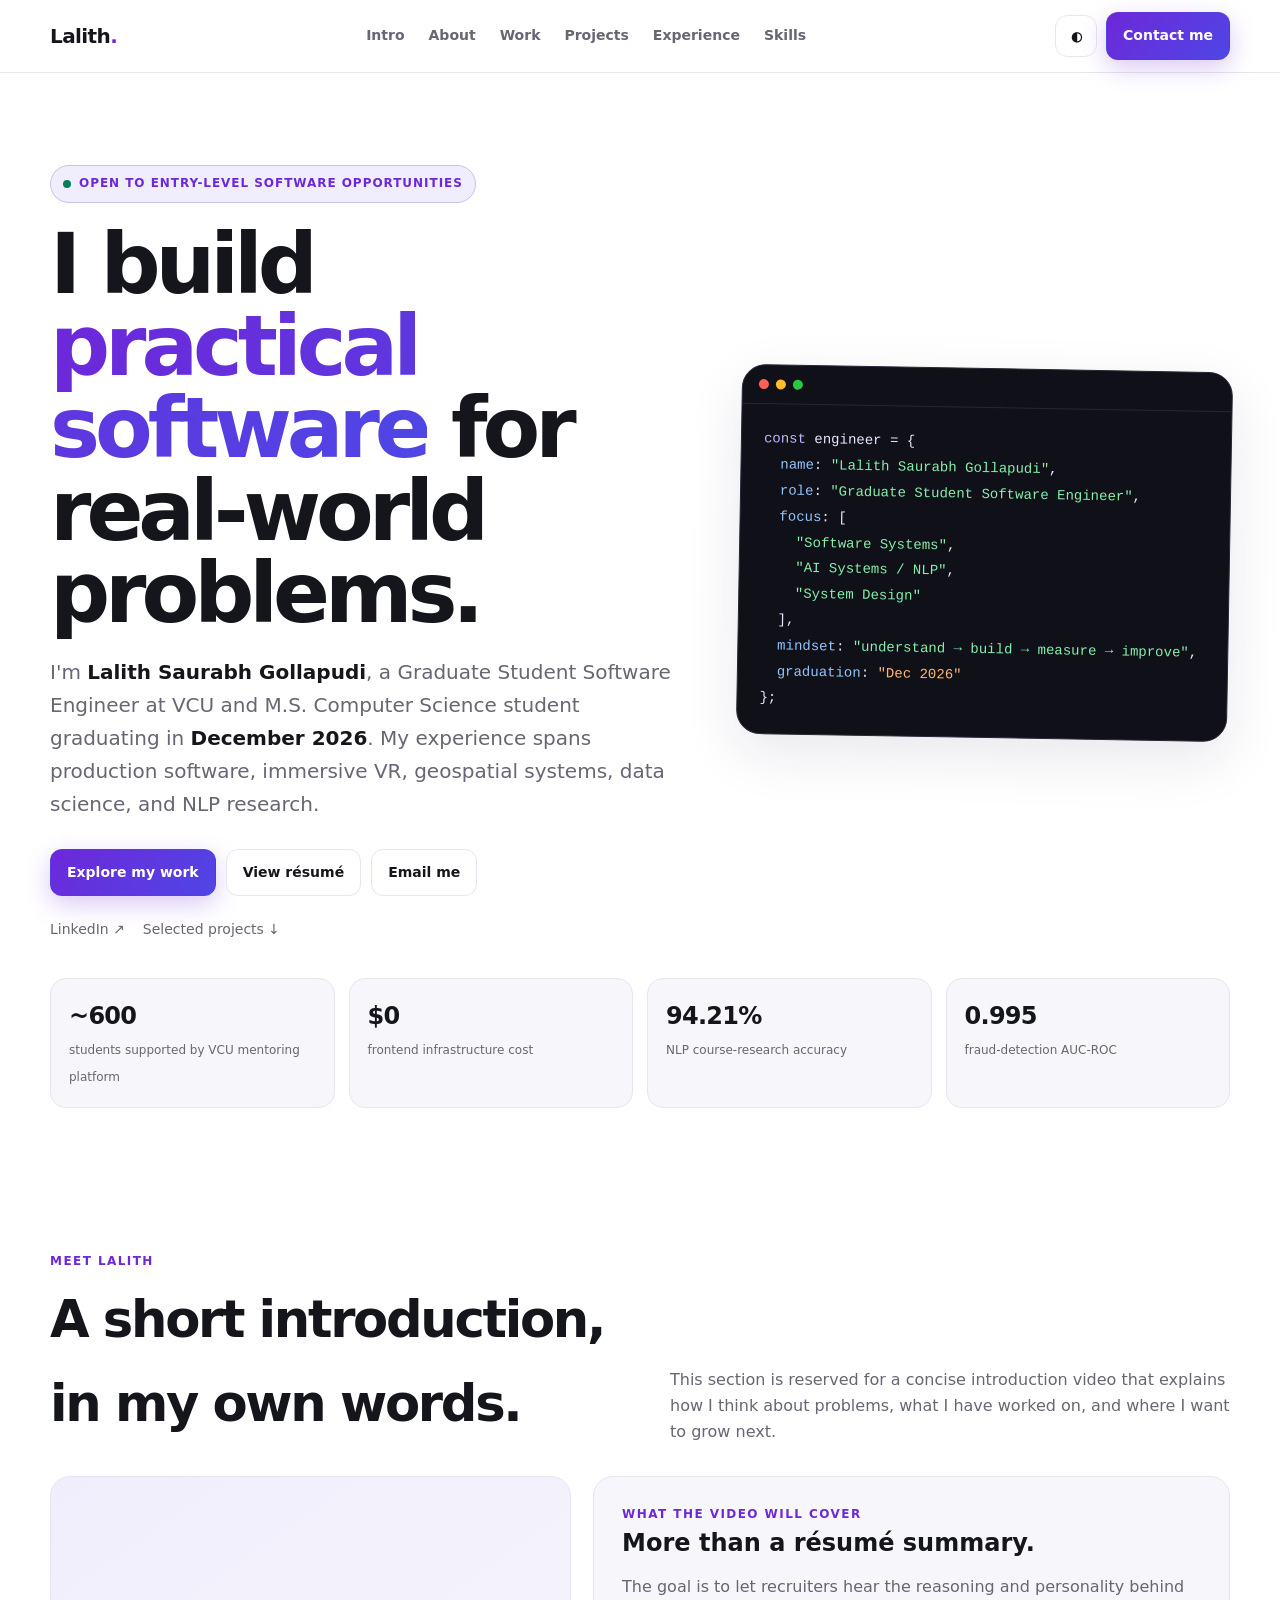
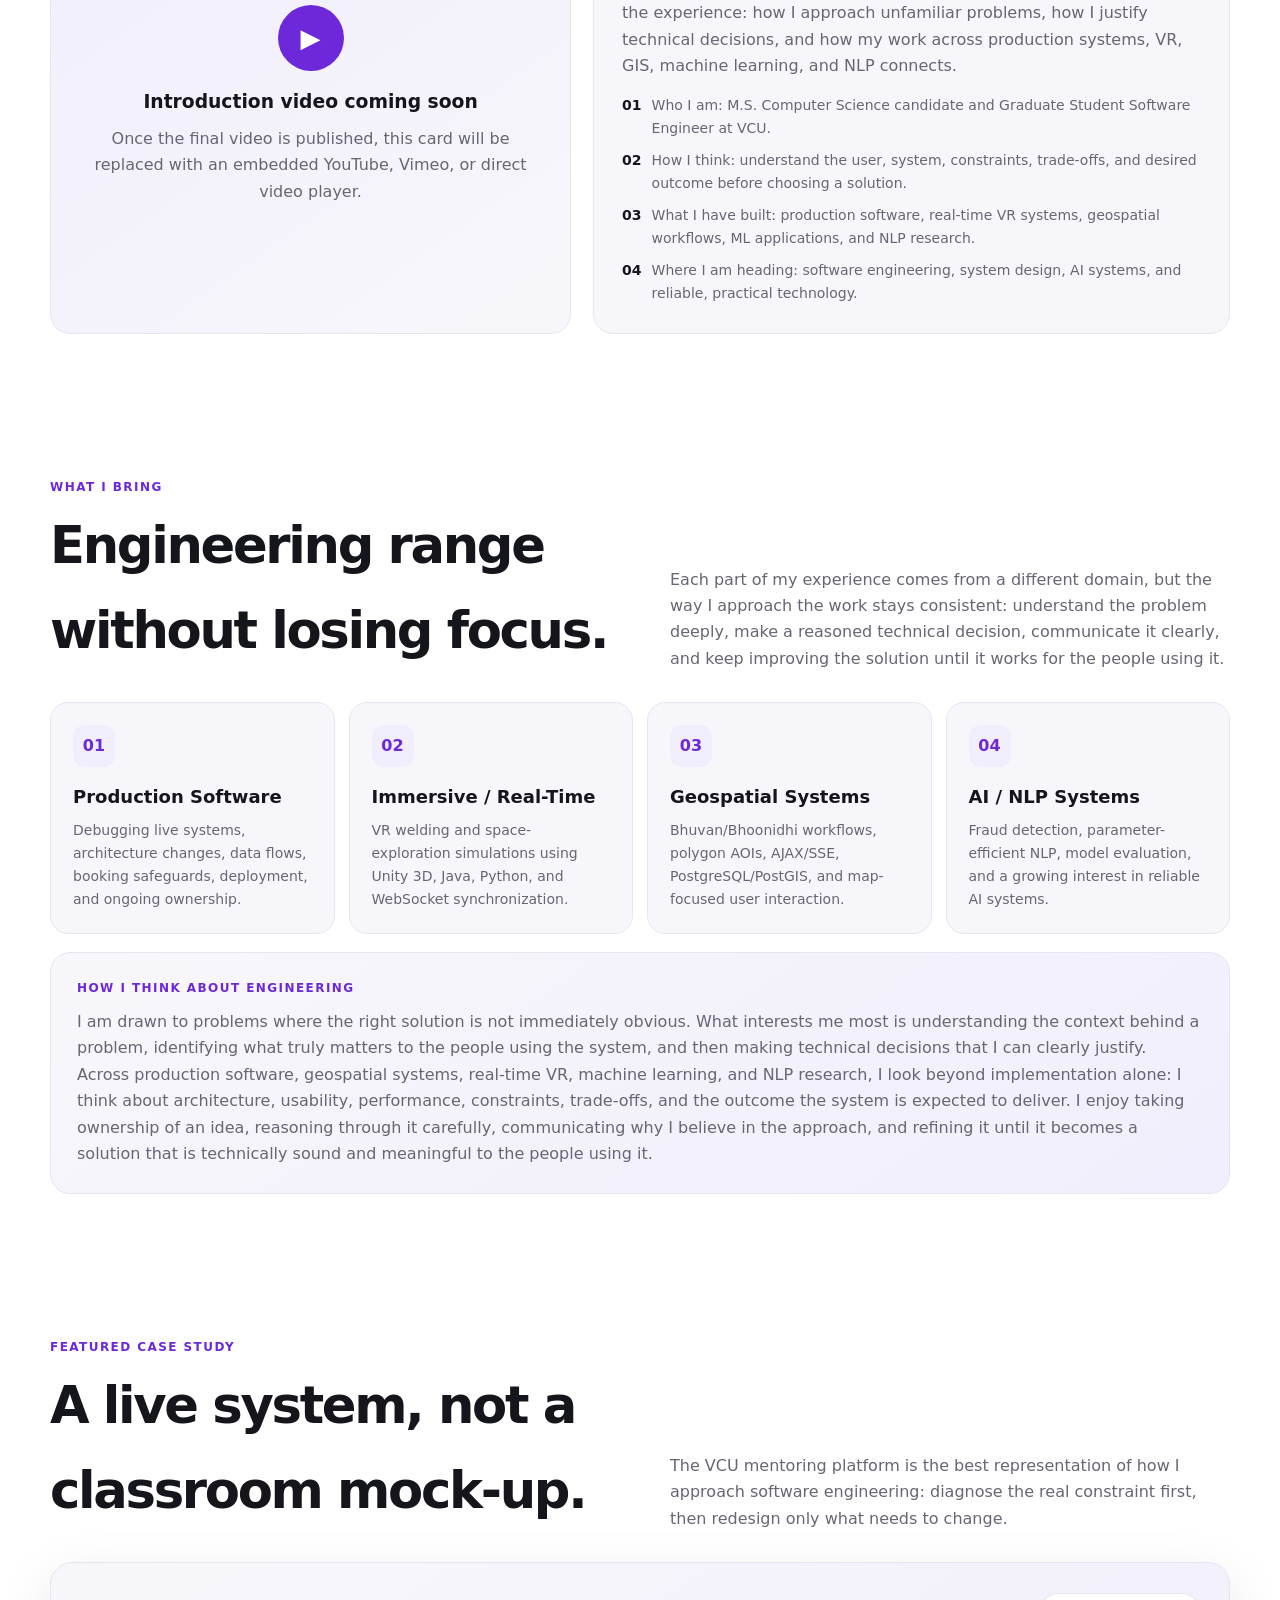
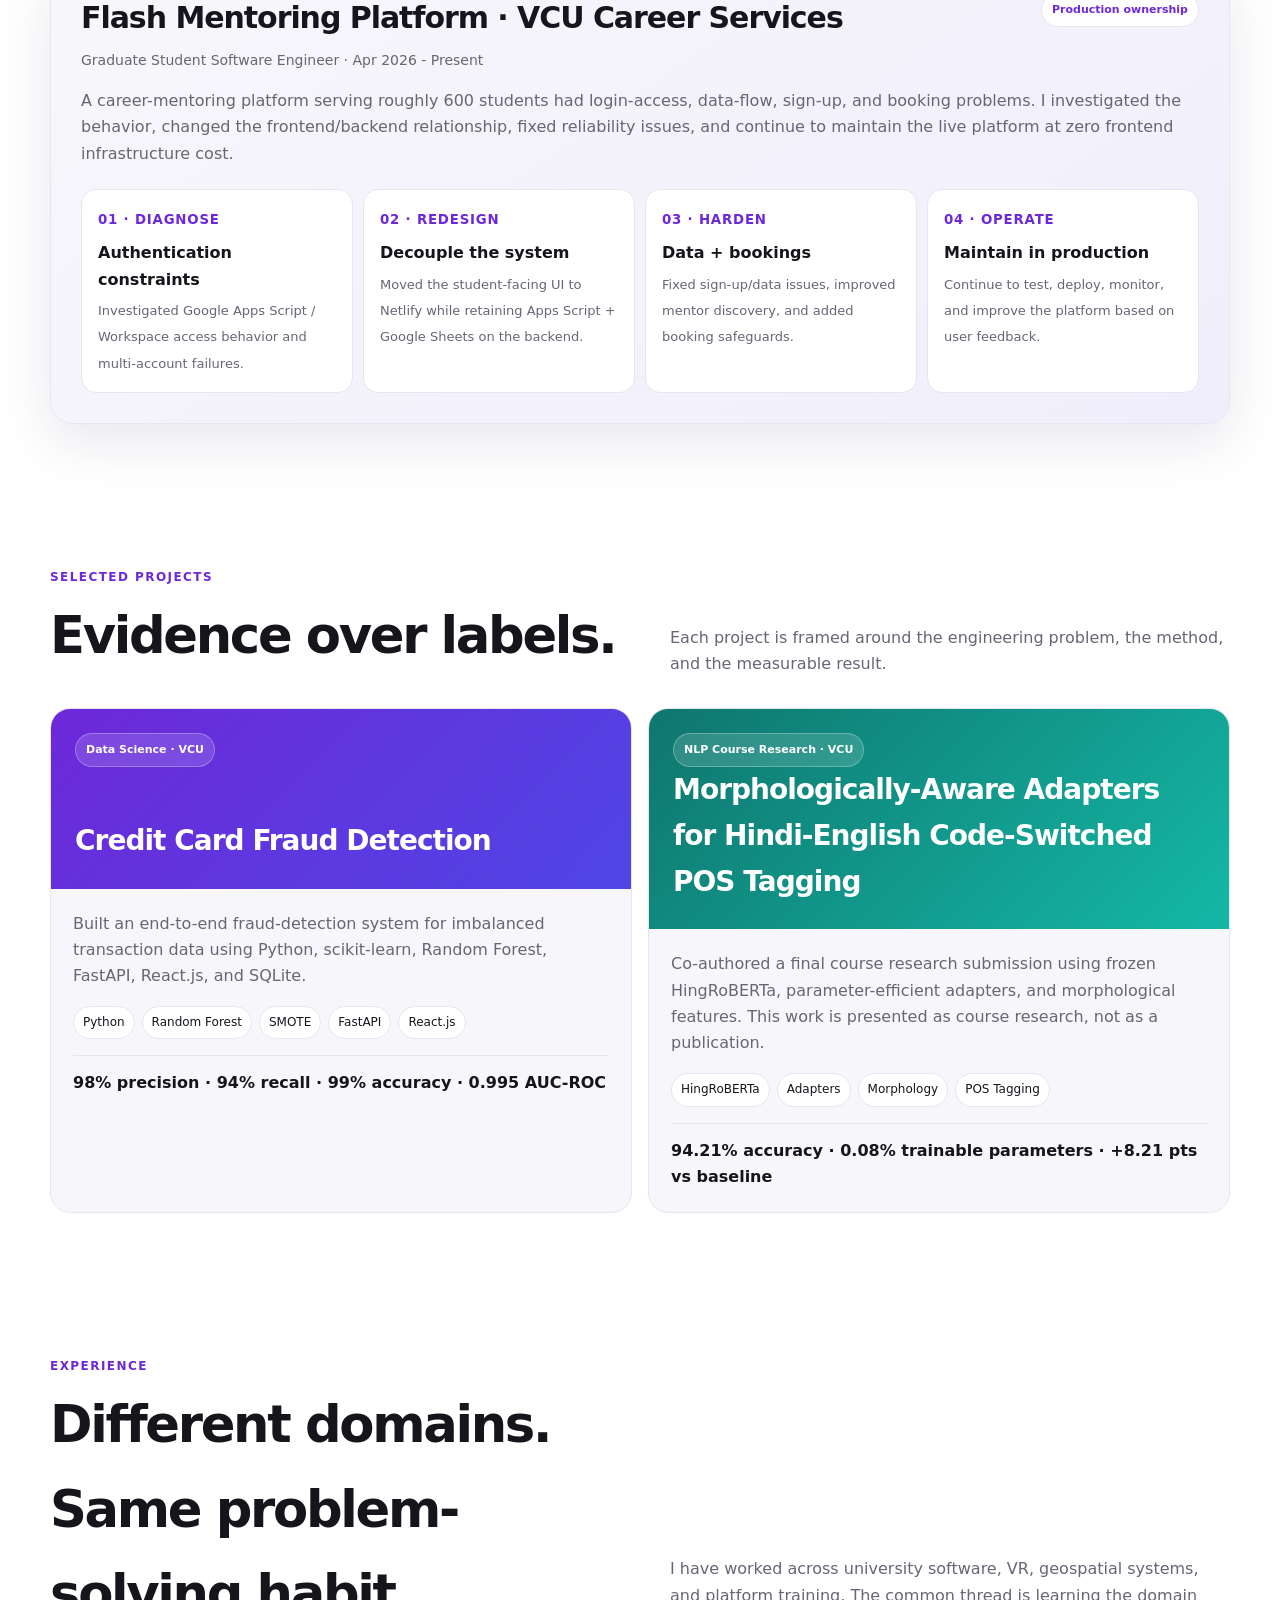
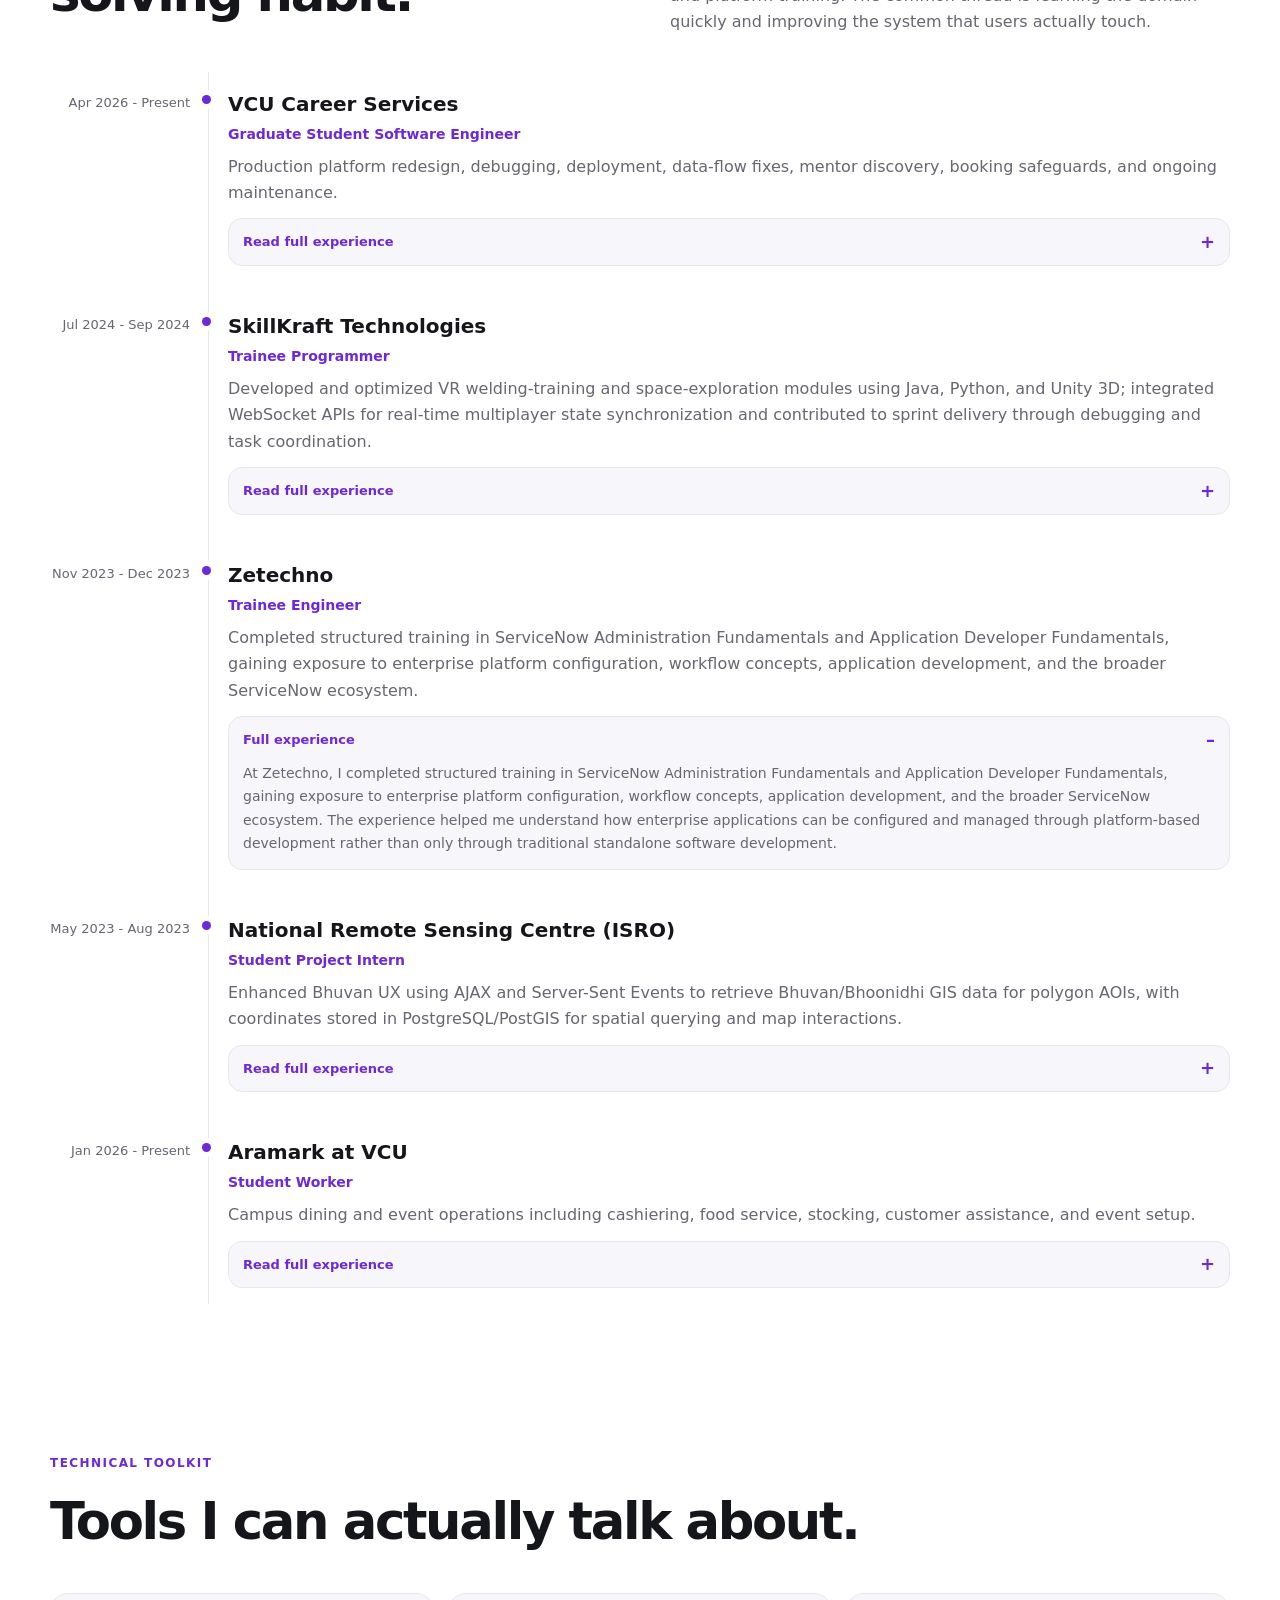
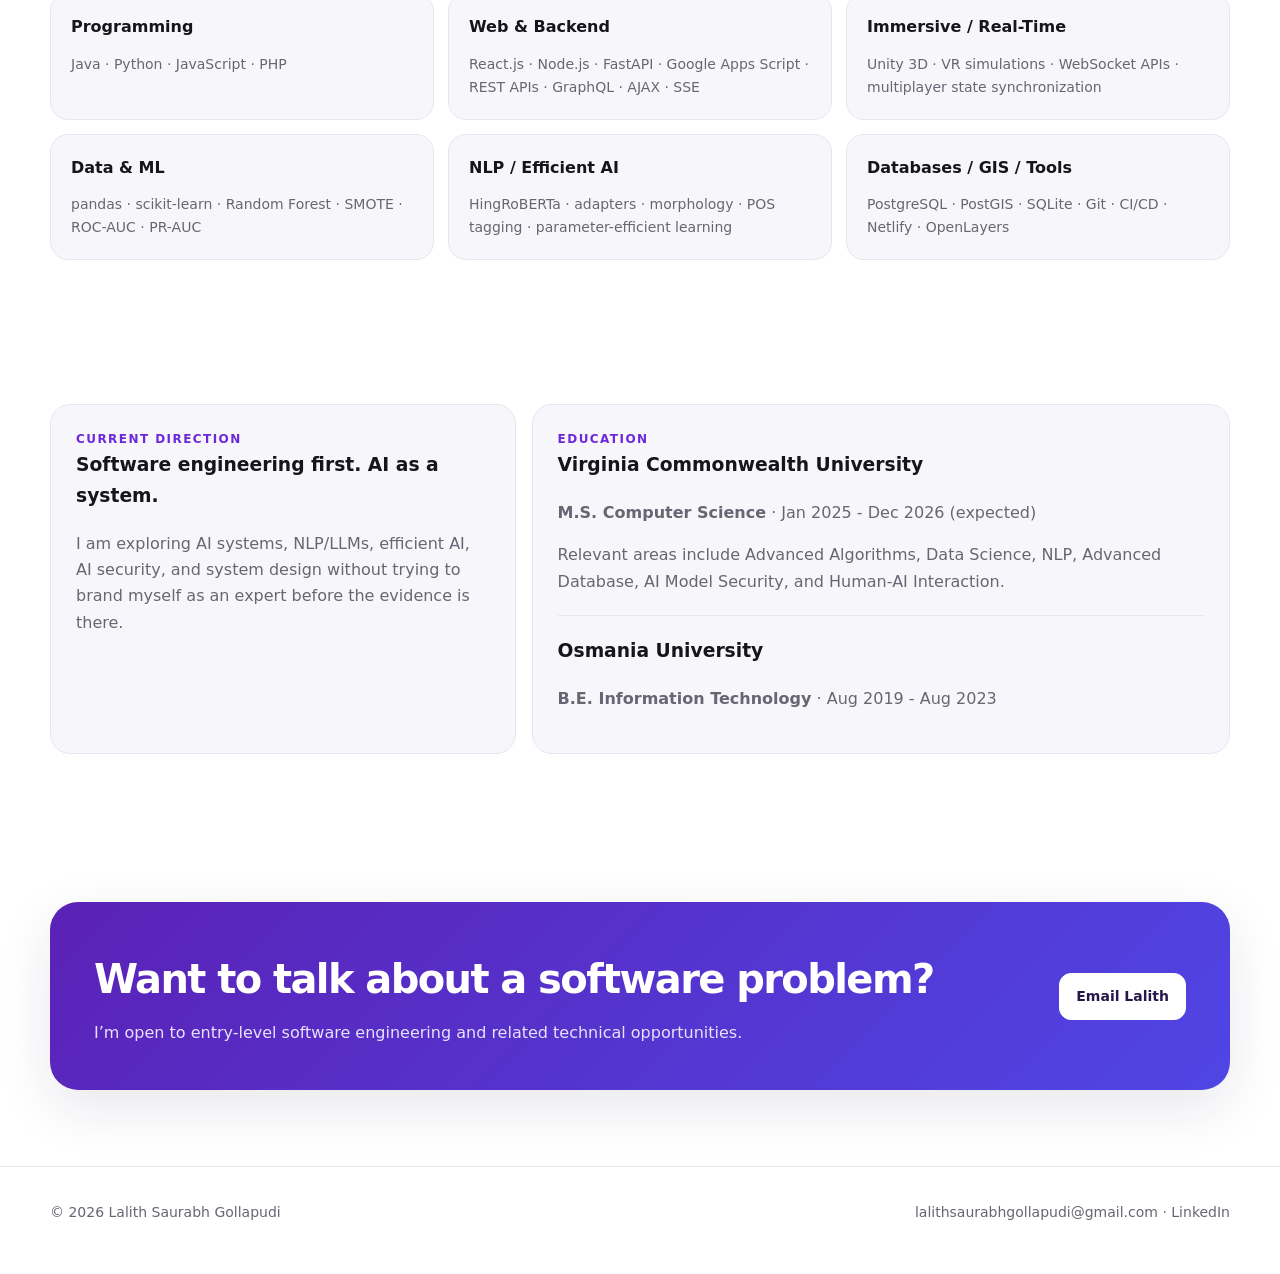
<file: index.html>
<!DOCTYPE html>
<html lang="en">
<head>
<meta charset="UTF-8" />
<meta name="viewport" content="width=device-width, initial-scale=1.0" />
<meta name="description" content="Portfolio of Lalith Saurabh Gollapudi - Graduate Student Software Engineer and M.S. Computer Science student at VCU." />
<title>Lalith Saurabh Gollapudi | Software Engineer</title>
<link rel="stylesheet" href="styles.css">

</head>
<body>
<nav><div class="container nav">
  <a class="logo" href="#top">Lalith<span>.</span></a>
  <div class="navlinks"><a href="#intro">Intro</a><a href="#about">About</a><a href="#work">Work</a><a href="#projects">Projects</a><a href="#experience">Experience</a><a href="#skills">Skills</a></div>
  <div class="nav-actions"><button class="icon-btn" id="themeBtn" aria-label="Toggle theme">◐</button><a class="button primary" href="mailto:lalithsaurabhgollapudi@gmail.com">Contact me</a></div>
</div></nav>

<header class="hero" id="top"><div class="container">
  <div class="hero-grid">
    <div>
      <div class="badge"><span class="dot"></span> Open to entry-level software opportunities</div>
      <h1>I build <span class="gradient">practical software</span> for real-world problems.</h1>
      <p>I'm <strong>Lalith Saurabh Gollapudi</strong>, a Graduate Student Software Engineer at VCU and M.S. Computer Science student graduating in <strong>December 2026</strong>. My experience spans production software, immersive VR, geospatial systems, data science, and NLP research.</p>
      <div class="actions"><a class="button primary" href="#work">Explore my work</a><a class="button" href="assets/Lalith_Gollapudi_Resume.pdf" target="_blank">View résumé</a><a class="button" href="mailto:lalithsaurabhgollapudi@gmail.com">Email me</a></div>
      <div class="mini-links"><a href="https://www.linkedin.com/in/lalithsaurabh852286239" target="_blank" rel="noopener">LinkedIn ↗</a><a href="#projects">Selected projects ↓</a></div>
    </div>
    <div class="code-window" aria-label="Developer profile">
      <div class="codebar"><span class="circle c1"></span><span class="circle c2"></span><span class="circle c3"></span></div>
      <div class="code"><span class="purple">const</span> engineer = {
  <span class="blue">name</span>: <span class="green">"Lalith Saurabh Gollapudi"</span>,
  <span class="blue">role</span>: <span class="green">"Graduate Student Software Engineer"</span>,
  <span class="blue">focus</span>: [
    <span class="green">"Software Systems"</span>,
    <span class="green">"AI Systems / NLP"</span>,
    <span class="green">"System Design"</span>
  ],
  <span class="blue">mindset</span>: <span class="green">"understand → build → measure → improve"</span>,
  <span class="blue">graduation</span>: <span class="orange">"Dec 2026"</span>
};</div>
    </div>
  </div>
  <div class="stats"><div class="stat"><b>~600</b><span>students supported by VCU mentoring platform</span></div><div class="stat"><b>$0</b><span>frontend infrastructure cost</span></div><div class="stat"><b>94.21%</b><span>NLP course-research accuracy</span></div><div class="stat"><b>0.995</b><span>fraud-detection AUC-ROC</span></div></div>
</div></header>


<section id="intro"><div class="container">
  <div class="section-top">
    <div>
      <div class="kicker">Meet Lalith</div>
      <h2>A short introduction, in my own words.</h2>
    </div>
    <p>This section is reserved for a concise introduction video that explains how I think about problems, what I have worked on, and where I want to grow next.</p>
  </div>

  <div class="intro-video">
    <div class="video-shell">
      <div class="video-placeholder">
        <div class="video-icon">▶</div>
        <h3>Introduction video coming soon</h3>
        <p>Once the final video is published, this card will be replaced with an embedded YouTube, Vimeo, or direct video player.</p>
      </div>
    </div>

    <div class="video-copy">
      <div class="kicker">What the video will cover</div>
      <h3>More than a résumé summary.</h3>
      <p>The goal is to let recruiters hear the reasoning and personality behind the experience: how I approach unfamiliar problems, how I justify technical decisions, and how my work across production systems, VR, GIS, machine learning, and NLP connects.</p>

      <div class="video-points">
        <div class="video-point"><b>01</b><span>Who I am: M.S. Computer Science candidate and Graduate Student Software Engineer at VCU.</span></div>
        <div class="video-point"><b>02</b><span>How I think: understand the user, system, constraints, trade-offs, and desired outcome before choosing a solution.</span></div>
        <div class="video-point"><b>03</b><span>What I have built: production software, real-time VR systems, geospatial workflows, ML applications, and NLP research.</span></div>
        <div class="video-point"><b>04</b><span>Where I am heading: software engineering, system design, AI systems, and reliable, practical technology.</span></div>
      </div>
    </div>
  </div>
</div></section>

<section id="about"><div class="container">
  <div class="section-top"><div><div class="kicker">What I bring</div><h2>Engineering range without losing focus.</h2></div><p>Each part of my experience comes from a different domain, but the way I approach the work stays consistent: understand the problem deeply, make a reasoned technical decision, communicate it clearly, and keep improving the solution until it works for the people using it.</p></div>
  <div class="grid-4">
    <div class="focus-card"><div class="focus-icon">01</div><h3>Production Software</h3><p>Debugging live systems, architecture changes, data flows, booking safeguards, deployment, and ongoing ownership.</p></div>
    <div class="focus-card"><div class="focus-icon">02</div><h3>Immersive / Real-Time</h3><p>VR welding and space-exploration simulations using Unity 3D, Java, Python, and WebSocket synchronization.</p></div>
    <div class="focus-card"><div class="focus-icon">03</div><h3>Geospatial Systems</h3><p>Bhuvan/Bhoonidhi workflows, polygon AOIs, AJAX/SSE, PostgreSQL/PostGIS, and map-focused user interaction.</p></div>
    <div class="focus-card"><div class="focus-icon">04</div><h3>AI / NLP Systems</h3><p>Fraud detection, parameter-efficient NLP, model evaluation, and a growing interest in reliable AI systems.</p></div>
  </div>
  <div class="philosophy">
    <div class="kicker">How I think about engineering</div>
    <p>I am drawn to problems where the right solution is not immediately obvious. What interests me most is understanding the context behind a problem, identifying what truly matters to the people using the system, and then making technical decisions that I can clearly justify. Across production software, geospatial systems, real-time VR, machine learning, and NLP research, I look beyond implementation alone: I think about architecture, usability, performance, constraints, trade-offs, and the outcome the system is expected to deliver. I enjoy taking ownership of an idea, reasoning through it carefully, communicating why I believe in the approach, and refining it until it becomes a solution that is technically sound and meaningful to the people using it.</p>
  </div>
</div></section>

<section id="work"><div class="container">
  <div class="section-top"><div><div class="kicker">Featured case study</div><h2>A live system, not a classroom mock-up.</h2></div><p>The VCU mentoring platform is the best representation of how I approach software engineering: diagnose the real constraint first, then redesign only what needs to change.</p></div>
  <article class="case">
    <div class="case-head"><div><h3>Flash Mentoring Platform · VCU Career Services</h3><div class="meta">Graduate Student Software Engineer · Apr 2026 - Present</div></div><span class="label">Production ownership</span></div>
    <p>A career-mentoring platform serving roughly 600 students had login-access, data-flow, sign-up, and booking problems. I investigated the behavior, changed the frontend/backend relationship, fixed reliability issues, and continue to maintain the live platform at zero frontend infrastructure cost.</p>
    <div class="flow">
      <div class="flow-item"><small>01 · DIAGNOSE</small><b>Authentication constraints</b><span>Investigated Google Apps Script / Workspace access behavior and multi-account failures.</span></div>
      <div class="flow-item"><small>02 · REDESIGN</small><b>Decouple the system</b><span>Moved the student-facing UI to Netlify while retaining Apps Script + Google Sheets on the backend.</span></div>
      <div class="flow-item"><small>03 · HARDEN</small><b>Data + bookings</b><span>Fixed sign-up/data issues, improved mentor discovery, and added booking safeguards.</span></div>
      <div class="flow-item"><small>04 · OPERATE</small><b>Maintain in production</b><span>Continue to test, deploy, monitor, and improve the platform based on user feedback.</span></div>
    </div>
  </article>
</div></section>

<section id="projects"><div class="container">
  <div class="section-top"><div><div class="kicker">Selected projects</div><h2>Evidence over labels.</h2></div><p>Each project is framed around the engineering problem, the method, and the measurable result.</p></div>
  <div class="projects">
    <article class="project"><div class="project-visual"><span class="label" style="align-self:flex-start;background:rgba(255,255,255,.14);color:white;border-color:rgba(255,255,255,.28)">Data Science · VCU</span><h3>Credit Card Fraud Detection</h3></div><div class="project-body"><p>Built an end-to-end fraud-detection system for imbalanced transaction data using Python, scikit-learn, Random Forest, FastAPI, React.js, and SQLite.</p><div class="chips"><span class="chip">Python</span><span class="chip">Random Forest</span><span class="chip">SMOTE</span><span class="chip">FastAPI</span><span class="chip">React.js</span></div><div class="result">98% precision · 94% recall · 99% accuracy · 0.995 AUC-ROC</div></div></article>
    <article class="project"><div class="project-visual alt"><span class="label" style="align-self:flex-start;background:rgba(255,255,255,.14);color:white;border-color:rgba(255,255,255,.28)">NLP Course Research · VCU</span><h3>Morphologically-Aware Adapters for Hindi-English Code-Switched POS Tagging</h3></div><div class="project-body"><p>Co-authored a final course research submission using frozen HingRoBERTa, parameter-efficient adapters, and morphological features. This work is presented as course research, not as a publication.</p><div class="chips"><span class="chip">HingRoBERTa</span><span class="chip">Adapters</span><span class="chip">Morphology</span><span class="chip">POS Tagging</span></div><div class="result">94.21% accuracy · 0.08% trainable parameters · +8.21 pts vs baseline</div></div></article>
  </div>
</div></section>

<section id="experience"><div class="container">
  <div class="section-top"><div><div class="kicker">Experience</div><h2>Different domains. Same problem-solving habit.</h2></div><p>I have worked across university software, VR, geospatial systems, and platform training. The common thread is learning the domain quickly and improving the system that users actually touch.</p></div>
  <div class="timeline">
    <div class="job"><div class="date">Apr 2026 - Present</div><div class="job-content"><h3>VCU Career Services</h3><div class="role">Graduate Student Software Engineer</div><p>Production platform redesign, debugging, deployment, data-flow fixes, mentor discovery, booking safeguards, and ongoing maintenance.</p><details class="exp-details"><summary>Read full experience</summary><div class="exp-long"><p>I currently own and maintain a production career mentoring platform used by approximately 600 VCU students, where I am responsible for diagnosing technical failures, improving system architecture, strengthening reliability, and continuously enhancing the user experience based on real student feedback. I resolved a critical Google Apps Script and Google Workspace authentication issue involving org_internal restrictions and multi-account login behavior by identifying that the root cause was tied to deployment and domain-access constraints rather than application logic, then re-architected the platform from a monolithic Google Apps Script application into a decoupled system with a Netlify-hosted frontend and Google Apps Script/Google Sheets backend. I also resolved cross-origin and data-connection failures, implemented VCU email-based verification, fixed schema and data-type issues that caused sign-up counter crashes, redesigned mentor discovery into a more intuitive card-based experience with filtering and LinkedIn integration, and added both client-side and server-side safeguards to prevent duplicate bookings and slot manipulation. In addition to development, I independently test changes using synthetic data, manage production deployment, monitor free-tier usage, and maintain the platform at zero infrastructure cost to the university while supporting continued improvements for a live student-facing system.</p></div></details></div></div>
    <div class="job"><div class="date">Jul 2024 - Sep 2024</div><div class="job-content"><h3>SkillKraft Technologies</h3><div class="role">Trainee Programmer</div><p>Developed and optimized VR welding-training and space-exploration modules using Java, Python, and Unity 3D; integrated WebSocket APIs for real-time multiplayer state synchronization and contributed to sprint delivery through debugging and task coordination.</p><details class="exp-details"><summary>Read full experience</summary><div class="exp-long"><p>At SkillKraft Technologies, I contributed to the development and optimization of immersive Virtual Reality simulation modules focused on welding training and space exploration, working with Java, Python, and the Unity 3D engine to improve realism, interactivity, performance, and overall user experience. I played an active role in refining technically demanding simulation workflows, debugging performance issues, and improving the responsiveness and behavior of VR environments designed for training and exploration scenarios. I also implemented real-time multiplayer functionality using WebSocket APIs to synchronize game states across multiple clients, helping create more interactive and connected simulation experiences. Beyond coding, I contributed to project sprint execution by coordinating tasks, collaborating with cross-functional team members, communicating technical issues clearly, and helping keep development milestones on schedule while maintaining quality. This experience strengthened my skills in real-time software systems, immersive application development, debugging, performance optimization, teamwork, and technical problem solving.</p></div></details></div></div>
    <div class="job"><div class="date">Nov 2023 - Dec 2023</div><div class="job-content"><h3>Zetechno</h3><div class="role">Trainee Engineer</div><p>Completed structured training in ServiceNow Administration Fundamentals and Application Developer Fundamentals, gaining exposure to enterprise platform configuration, workflow concepts, application development, and the broader ServiceNow ecosystem.</p><details class="exp-details" open><summary>Full experience</summary><div class="exp-long"><p>At Zetechno, I completed structured training in ServiceNow Administration Fundamentals and Application Developer Fundamentals, gaining exposure to enterprise platform configuration, workflow concepts, application development, and the broader ServiceNow ecosystem. The experience helped me understand how enterprise applications can be configured and managed through platform-based development rather than only through traditional standalone software development.</p></div></details></div></div>
    <div class="job"><div class="date">May 2023 - Aug 2023</div><div class="job-content"><h3>National Remote Sensing Centre (ISRO)</h3><div class="role">Student Project Intern</div><p>Enhanced Bhuvan UX using AJAX and Server-Sent Events to retrieve Bhuvan/Bhoonidhi GIS data for polygon AOIs, with coordinates stored in PostgreSQL/PostGIS for spatial querying and map interactions.</p><details class="exp-details"><summary>Read full experience</summary><div class="exp-long"><p>During my internship at the National Remote Sensing Centre, ISRO, I worked on enhancing the user experience and responsiveness of the Bhuvan geospatial platform by integrating asynchronous and real-time data retrieval techniques into GIS workflows. I used AJAX and Server-Sent Events to retrieve Bhuvan and Bhoonidhi geospatial data and API responses based on user-defined Areas of Interest, including polygon-based selections drawn directly on the map interface. I worked with PostgreSQL and PostGIS to store and manage polygon coordinate data, taking advantage of spatial database capabilities to support reliable geospatial queries and interaction with map layers. My work combined frontend interaction, backend data processing, spatial databases, and GIS technologies to make geospatial information easier to retrieve and interact with, while giving me hands-on exposure to large-scale government geospatial systems and real-world GIS application development.</p></div></details></div></div>
    <div class="job"><div class="date">Jan 2026 - Present</div><div class="job-content"><h3>Aramark at VCU</h3><div class="role">Student Worker</div><p>Campus dining and event operations including cashiering, food service, stocking, customer assistance, and event setup.</p><details class="exp-details"><summary>Read full experience</summary><div class="exp-long"><p>Alongside my graduate studies and technical work, I support high-volume campus dining and event operations at Virginia Commonwealth University through a combination of customer service, cashiering, food service, stocking, event setup, and day-to-day operational support. Working in a fast-paced, student-facing environment has strengthened my ability to communicate clearly, remain organized under pressure, collaborate with diverse teams, adapt quickly to changing priorities, and maintain a consistently positive experience for students and customers. This role has also strengthened the interpersonal and operational skills that complement my technical background, particularly teamwork, reliability, time management, situational awareness, and the ability to work effectively with people from different backgrounds.</p></div></details></div></div>
  </div>
</div></section>

<section id="skills"><div class="container">
  <div class="section-top"><div><div class="kicker">Technical toolkit</div><h2>Tools I can actually talk about.</h2></div></div>
  <div class="skill-grid">
    <div class="skill"><h3>Programming</h3><p>Java · Python · JavaScript · PHP</p></div>
    <div class="skill"><h3>Web & Backend</h3><p>React.js · Node.js · FastAPI · Google Apps Script · REST APIs · GraphQL · AJAX · SSE</p></div>
    <div class="skill"><h3>Immersive / Real-Time</h3><p>Unity 3D · VR simulations · WebSocket APIs · multiplayer state synchronization</p></div>
    <div class="skill"><h3>Data & ML</h3><p>pandas · scikit-learn · Random Forest · SMOTE · ROC-AUC · PR-AUC</p></div>
    <div class="skill"><h3>NLP / Efficient AI</h3><p>HingRoBERTa · adapters · morphology · POS tagging · parameter-efficient learning</p></div>
    <div class="skill"><h3>Databases / GIS / Tools</h3><p>PostgreSQL · PostGIS · SQLite · Git · CI/CD · Netlify · OpenLayers</p></div>
  </div>
</div></section>

<section><div class="container">
  <div class="about">
    <div class="panel"><div class="kicker">Current direction</div><h3>Software engineering first. AI as a system.</h3><p>I am exploring AI systems, NLP/LLMs, efficient AI, AI security, and system design without trying to brand myself as an expert before the evidence is there.</p></div>
    <div class="panel"><div class="kicker">Education</div><h3>Virginia Commonwealth University</h3><p><strong>M.S. Computer Science</strong> · Jan 2025 - Dec 2026 (expected)</p><p>Relevant areas include Advanced Algorithms, Data Science, NLP, Advanced Database, AI Model Security, and Human-AI Interaction.</p><hr style="border:0;border-top:1px solid var(--line);margin:20px 0"><h3>Osmania University</h3><p><strong>B.E. Information Technology</strong> · Aug 2019 - Aug 2023</p></div>
  </div>
</div></section>

<section class="cta"><div class="container"><div class="cta-box"><div><h2>Want to talk about a software problem?</h2><p>I’m open to entry-level software engineering and related technical opportunities.</p></div><a class="button" href="mailto:lalithsaurabhgollapudi@gmail.com">Email Lalith</a></div></div></section>

<footer><div class="container footer-row"><div>© 2026 Lalith Saurabh Gollapudi</div><div><a href="mailto:lalithsaurabhgollapudi@gmail.com">lalithsaurabhgollapudi@gmail.com</a> · <a href="https://www.linkedin.com/in/lalithsaurabh852286239" target="_blank" rel="noopener">LinkedIn</a></div></div></footer>
<script>
const btn=document.getElementById('themeBtn');
const saved=localStorage.getItem('theme');
if(saved) document.documentElement.setAttribute('data-theme',saved);
btn.addEventListener('click',()=>{const isDark=document.documentElement.getAttribute('data-theme')==='dark';const next=isDark?'light':'dark';document.documentElement.setAttribute('data-theme',next);localStorage.setItem('theme',next);});
</script>
  <script src="script.js"></script>
</body>
</html>
</file>
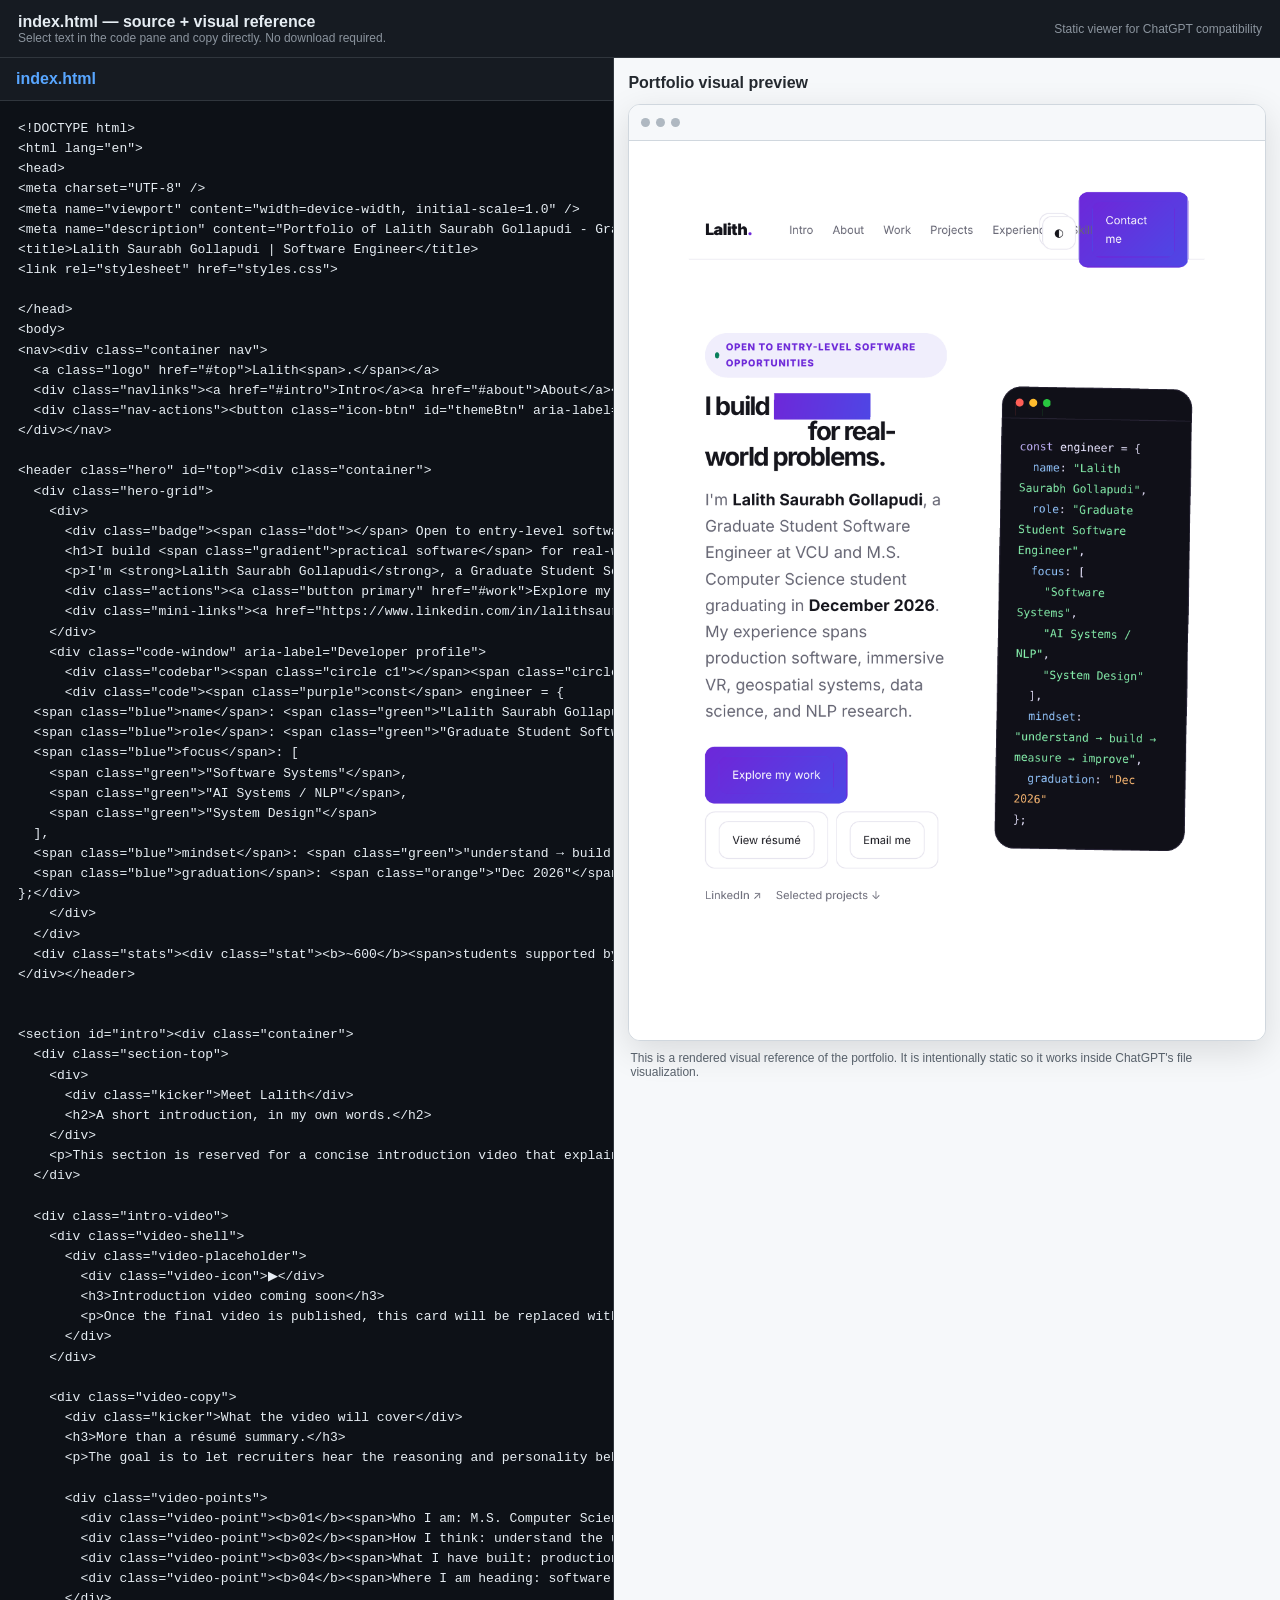
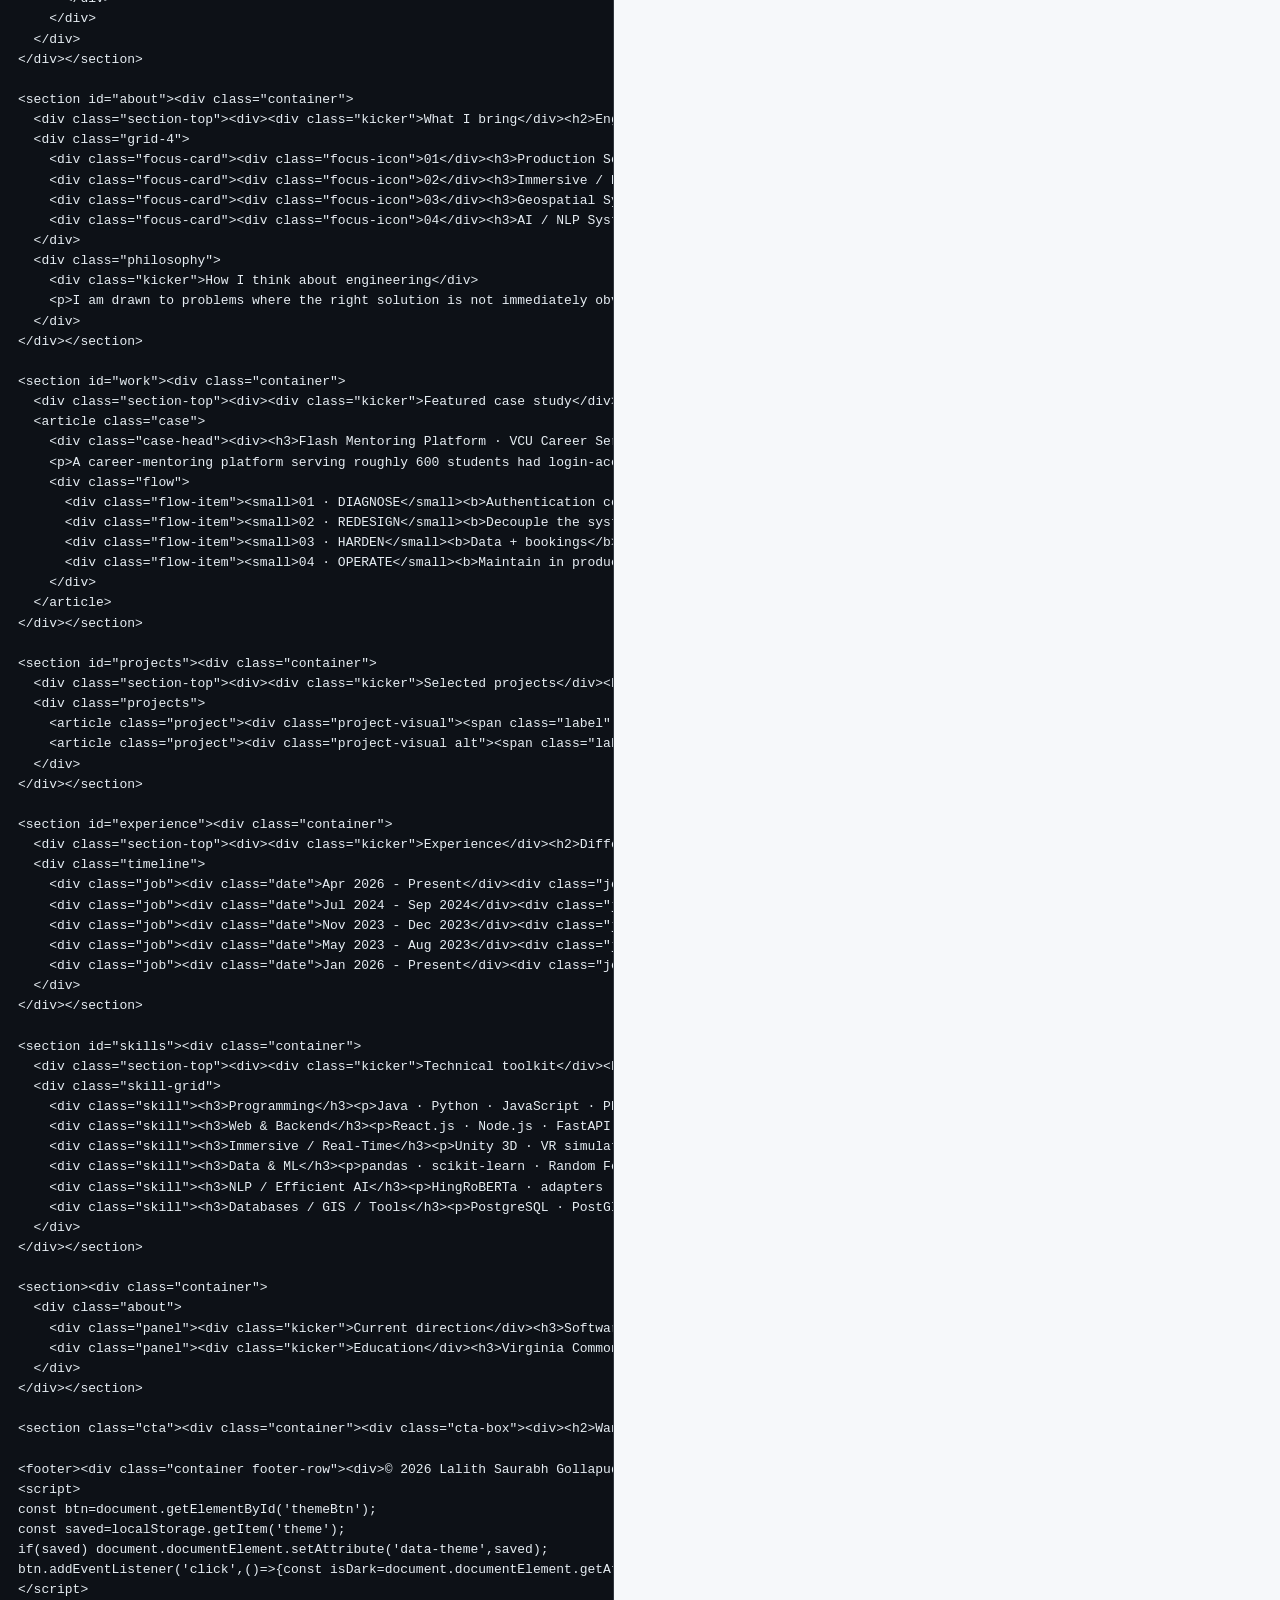
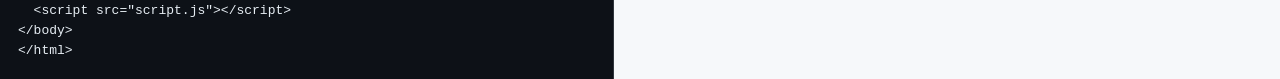
<file: index_html_CODE_VISUAL.html>
<!DOCTYPE html>
<html lang="en">
<head>
<meta charset="UTF-8">
<meta name="viewport" content="width=device-width, initial-scale=1.0">
<title>index.html — Code + Portfolio Visual</title>
<style>
*{box-sizing:border-box}
html,body{margin:0;min-height:100%;font-family:Arial,Helvetica,sans-serif;background:#0d1117;color:#e6edf3}
.topbar{height:58px;padding:0 18px;display:flex;align-items:center;justify-content:space-between;background:#161b22;border-bottom:1px solid #30363d;position:sticky;top:0;z-index:2}
.title{font-weight:800}
.hint{font-size:12px;color:#8b949e}
.layout{display:grid;grid-template-columns:minmax(430px,48%) 1fr;min-height:calc(100vh - 58px)}
.code-pane{border-right:1px solid #30363d;background:#0d1117;min-width:0}
.code-head{padding:12px 16px;border-bottom:1px solid #30363d;background:#161b22;color:#58a6ff;font-weight:700;position:sticky;top:58px}
.code{margin:0;padding:18px;white-space:pre;overflow:auto;font:13px/1.55 Consolas,"Liberation Mono",Menlo,monospace;color:#e6edf3;user-select:text}
.visual-pane{background:#f6f8fa;min-width:0;padding:14px;overflow:auto}
.visual-head{color:#24292f;font-weight:800;margin:2px 0 12px}
.browser{background:#fff;border:1px solid #d0d7de;border-radius:12px;overflow:hidden;box-shadow:0 10px 35px rgba(0,0,0,.12)}
.browser-bar{height:36px;background:#f6f8fa;border-bottom:1px solid #d0d7de;display:flex;align-items:center;gap:6px;padding:0 12px}
.dot{width:9px;height:9px;border-radius:50%;background:#afb8c1}
.browser img{display:block;width:100%;height:auto}
.note{font-size:12px;color:#57606a;margin:10px 2px 0}
@media(max-width:900px){.layout{grid-template-columns:1fr}.code-pane{border-right:0;border-bottom:1px solid #30363d}.code-head{position:static}}
</style>
</head>
<body>
<div class="topbar">
  <div>
    <div class="title">index.html — source + visual reference</div>
    <div class="hint">Select text in the code pane and copy directly. No download required.</div>
  </div>
  <div class="hint">Static viewer for ChatGPT compatibility</div>
</div>

<div class="layout">
  <section class="code-pane">
    <div class="code-head">index.html</div>
    <pre class="code">&lt;!DOCTYPE html&gt;
&lt;html lang=&quot;en&quot;&gt;
&lt;head&gt;
&lt;meta charset=&quot;UTF-8&quot; /&gt;
&lt;meta name=&quot;viewport&quot; content=&quot;width=device-width, initial-scale=1.0&quot; /&gt;
&lt;meta name=&quot;description&quot; content=&quot;Portfolio of Lalith Saurabh Gollapudi - Graduate Student Software Engineer and M.S. Computer Science student at VCU.&quot; /&gt;
&lt;title&gt;Lalith Saurabh Gollapudi | Software Engineer&lt;/title&gt;
&lt;link rel=&quot;stylesheet&quot; href=&quot;styles.css&quot;&gt;

&lt;/head&gt;
&lt;body&gt;
&lt;nav&gt;&lt;div class=&quot;container nav&quot;&gt;
  &lt;a class=&quot;logo&quot; href=&quot;#top&quot;&gt;Lalith&lt;span&gt;.&lt;/span&gt;&lt;/a&gt;
  &lt;div class=&quot;navlinks&quot;&gt;&lt;a href=&quot;#intro&quot;&gt;Intro&lt;/a&gt;&lt;a href=&quot;#about&quot;&gt;About&lt;/a&gt;&lt;a href=&quot;#work&quot;&gt;Work&lt;/a&gt;&lt;a href=&quot;#projects&quot;&gt;Projects&lt;/a&gt;&lt;a href=&quot;#experience&quot;&gt;Experience&lt;/a&gt;&lt;a href=&quot;#skills&quot;&gt;Skills&lt;/a&gt;&lt;/div&gt;
  &lt;div class=&quot;nav-actions&quot;&gt;&lt;button class=&quot;icon-btn&quot; id=&quot;themeBtn&quot; aria-label=&quot;Toggle theme&quot;&gt;◐&lt;/button&gt;&lt;a class=&quot;button primary&quot; href=&quot;mailto:lalithsaurabhgollapudi@gmail.com&quot;&gt;Contact me&lt;/a&gt;&lt;/div&gt;
&lt;/div&gt;&lt;/nav&gt;

&lt;header class=&quot;hero&quot; id=&quot;top&quot;&gt;&lt;div class=&quot;container&quot;&gt;
  &lt;div class=&quot;hero-grid&quot;&gt;
    &lt;div&gt;
      &lt;div class=&quot;badge&quot;&gt;&lt;span class=&quot;dot&quot;&gt;&lt;/span&gt; Open to entry-level software opportunities&lt;/div&gt;
      &lt;h1&gt;I build &lt;span class=&quot;gradient&quot;&gt;practical software&lt;/span&gt; for real-world problems.&lt;/h1&gt;
      &lt;p&gt;I&#x27;m &lt;strong&gt;Lalith Saurabh Gollapudi&lt;/strong&gt;, a Graduate Student Software Engineer at VCU and M.S. Computer Science student graduating in &lt;strong&gt;December 2026&lt;/strong&gt;. My experience spans production software, immersive VR, geospatial systems, data science, and NLP research.&lt;/p&gt;
      &lt;div class=&quot;actions&quot;&gt;&lt;a class=&quot;button primary&quot; href=&quot;#work&quot;&gt;Explore my work&lt;/a&gt;&lt;a class=&quot;button&quot; href=&quot;assets/Lalith_Gollapudi_Resume.pdf&quot; target=&quot;_blank&quot;&gt;View résumé&lt;/a&gt;&lt;a class=&quot;button&quot; href=&quot;mailto:lalithsaurabhgollapudi@gmail.com&quot;&gt;Email me&lt;/a&gt;&lt;/div&gt;
      &lt;div class=&quot;mini-links&quot;&gt;&lt;a href=&quot;https://www.linkedin.com/in/lalithsaurabh852286239&quot; target=&quot;_blank&quot; rel=&quot;noopener&quot;&gt;LinkedIn ↗&lt;/a&gt;&lt;a href=&quot;#projects&quot;&gt;Selected projects ↓&lt;/a&gt;&lt;/div&gt;
    &lt;/div&gt;
    &lt;div class=&quot;code-window&quot; aria-label=&quot;Developer profile&quot;&gt;
      &lt;div class=&quot;codebar&quot;&gt;&lt;span class=&quot;circle c1&quot;&gt;&lt;/span&gt;&lt;span class=&quot;circle c2&quot;&gt;&lt;/span&gt;&lt;span class=&quot;circle c3&quot;&gt;&lt;/span&gt;&lt;/div&gt;
      &lt;div class=&quot;code&quot;&gt;&lt;span class=&quot;purple&quot;&gt;const&lt;/span&gt; engineer = {
  &lt;span class=&quot;blue&quot;&gt;name&lt;/span&gt;: &lt;span class=&quot;green&quot;&gt;&quot;Lalith Saurabh Gollapudi&quot;&lt;/span&gt;,
  &lt;span class=&quot;blue&quot;&gt;role&lt;/span&gt;: &lt;span class=&quot;green&quot;&gt;&quot;Graduate Student Software Engineer&quot;&lt;/span&gt;,
  &lt;span class=&quot;blue&quot;&gt;focus&lt;/span&gt;: [
    &lt;span class=&quot;green&quot;&gt;&quot;Software Systems&quot;&lt;/span&gt;,
    &lt;span class=&quot;green&quot;&gt;&quot;AI Systems / NLP&quot;&lt;/span&gt;,
    &lt;span class=&quot;green&quot;&gt;&quot;System Design&quot;&lt;/span&gt;
  ],
  &lt;span class=&quot;blue&quot;&gt;mindset&lt;/span&gt;: &lt;span class=&quot;green&quot;&gt;&quot;understand → build → measure → improve&quot;&lt;/span&gt;,
  &lt;span class=&quot;blue&quot;&gt;graduation&lt;/span&gt;: &lt;span class=&quot;orange&quot;&gt;&quot;Dec 2026&quot;&lt;/span&gt;
};&lt;/div&gt;
    &lt;/div&gt;
  &lt;/div&gt;
  &lt;div class=&quot;stats&quot;&gt;&lt;div class=&quot;stat&quot;&gt;&lt;b&gt;~600&lt;/b&gt;&lt;span&gt;students supported by VCU mentoring platform&lt;/span&gt;&lt;/div&gt;&lt;div class=&quot;stat&quot;&gt;&lt;b&gt;$0&lt;/b&gt;&lt;span&gt;frontend infrastructure cost&lt;/span&gt;&lt;/div&gt;&lt;div class=&quot;stat&quot;&gt;&lt;b&gt;94.21%&lt;/b&gt;&lt;span&gt;NLP course-research accuracy&lt;/span&gt;&lt;/div&gt;&lt;div class=&quot;stat&quot;&gt;&lt;b&gt;0.995&lt;/b&gt;&lt;span&gt;fraud-detection AUC-ROC&lt;/span&gt;&lt;/div&gt;&lt;/div&gt;
&lt;/div&gt;&lt;/header&gt;


&lt;section id=&quot;intro&quot;&gt;&lt;div class=&quot;container&quot;&gt;
  &lt;div class=&quot;section-top&quot;&gt;
    &lt;div&gt;
      &lt;div class=&quot;kicker&quot;&gt;Meet Lalith&lt;/div&gt;
      &lt;h2&gt;A short introduction, in my own words.&lt;/h2&gt;
    &lt;/div&gt;
    &lt;p&gt;This section is reserved for a concise introduction video that explains how I think about problems, what I have worked on, and where I want to grow next.&lt;/p&gt;
  &lt;/div&gt;

  &lt;div class=&quot;intro-video&quot;&gt;
    &lt;div class=&quot;video-shell&quot;&gt;
      &lt;div class=&quot;video-placeholder&quot;&gt;
        &lt;div class=&quot;video-icon&quot;&gt;▶&lt;/div&gt;
        &lt;h3&gt;Introduction video coming soon&lt;/h3&gt;
        &lt;p&gt;Once the final video is published, this card will be replaced with an embedded YouTube, Vimeo, or direct video player.&lt;/p&gt;
      &lt;/div&gt;
    &lt;/div&gt;

    &lt;div class=&quot;video-copy&quot;&gt;
      &lt;div class=&quot;kicker&quot;&gt;What the video will cover&lt;/div&gt;
      &lt;h3&gt;More than a résumé summary.&lt;/h3&gt;
      &lt;p&gt;The goal is to let recruiters hear the reasoning and personality behind the experience: how I approach unfamiliar problems, how I justify technical decisions, and how my work across production systems, VR, GIS, machine learning, and NLP connects.&lt;/p&gt;

      &lt;div class=&quot;video-points&quot;&gt;
        &lt;div class=&quot;video-point&quot;&gt;&lt;b&gt;01&lt;/b&gt;&lt;span&gt;Who I am: M.S. Computer Science candidate and Graduate Student Software Engineer at VCU.&lt;/span&gt;&lt;/div&gt;
        &lt;div class=&quot;video-point&quot;&gt;&lt;b&gt;02&lt;/b&gt;&lt;span&gt;How I think: understand the user, system, constraints, trade-offs, and desired outcome before choosing a solution.&lt;/span&gt;&lt;/div&gt;
        &lt;div class=&quot;video-point&quot;&gt;&lt;b&gt;03&lt;/b&gt;&lt;span&gt;What I have built: production software, real-time VR systems, geospatial workflows, ML applications, and NLP research.&lt;/span&gt;&lt;/div&gt;
        &lt;div class=&quot;video-point&quot;&gt;&lt;b&gt;04&lt;/b&gt;&lt;span&gt;Where I am heading: software engineering, system design, AI systems, and reliable, practical technology.&lt;/span&gt;&lt;/div&gt;
      &lt;/div&gt;
    &lt;/div&gt;
  &lt;/div&gt;
&lt;/div&gt;&lt;/section&gt;

&lt;section id=&quot;about&quot;&gt;&lt;div class=&quot;container&quot;&gt;
  &lt;div class=&quot;section-top&quot;&gt;&lt;div&gt;&lt;div class=&quot;kicker&quot;&gt;What I bring&lt;/div&gt;&lt;h2&gt;Engineering range without losing focus.&lt;/h2&gt;&lt;/div&gt;&lt;p&gt;Each part of my experience comes from a different domain, but the way I approach the work stays consistent: understand the problem deeply, make a reasoned technical decision, communicate it clearly, and keep improving the solution until it works for the people using it.&lt;/p&gt;&lt;/div&gt;
  &lt;div class=&quot;grid-4&quot;&gt;
    &lt;div class=&quot;focus-card&quot;&gt;&lt;div class=&quot;focus-icon&quot;&gt;01&lt;/div&gt;&lt;h3&gt;Production Software&lt;/h3&gt;&lt;p&gt;Debugging live systems, architecture changes, data flows, booking safeguards, deployment, and ongoing ownership.&lt;/p&gt;&lt;/div&gt;
    &lt;div class=&quot;focus-card&quot;&gt;&lt;div class=&quot;focus-icon&quot;&gt;02&lt;/div&gt;&lt;h3&gt;Immersive / Real-Time&lt;/h3&gt;&lt;p&gt;VR welding and space-exploration simulations using Unity 3D, Java, Python, and WebSocket synchronization.&lt;/p&gt;&lt;/div&gt;
    &lt;div class=&quot;focus-card&quot;&gt;&lt;div class=&quot;focus-icon&quot;&gt;03&lt;/div&gt;&lt;h3&gt;Geospatial Systems&lt;/h3&gt;&lt;p&gt;Bhuvan/Bhoonidhi workflows, polygon AOIs, AJAX/SSE, PostgreSQL/PostGIS, and map-focused user interaction.&lt;/p&gt;&lt;/div&gt;
    &lt;div class=&quot;focus-card&quot;&gt;&lt;div class=&quot;focus-icon&quot;&gt;04&lt;/div&gt;&lt;h3&gt;AI / NLP Systems&lt;/h3&gt;&lt;p&gt;Fraud detection, parameter-efficient NLP, model evaluation, and a growing interest in reliable AI systems.&lt;/p&gt;&lt;/div&gt;
  &lt;/div&gt;
  &lt;div class=&quot;philosophy&quot;&gt;
    &lt;div class=&quot;kicker&quot;&gt;How I think about engineering&lt;/div&gt;
    &lt;p&gt;I am drawn to problems where the right solution is not immediately obvious. What interests me most is understanding the context behind a problem, identifying what truly matters to the people using the system, and then making technical decisions that I can clearly justify. Across production software, geospatial systems, real-time VR, machine learning, and NLP research, I look beyond implementation alone: I think about architecture, usability, performance, constraints, trade-offs, and the outcome the system is expected to deliver. I enjoy taking ownership of an idea, reasoning through it carefully, communicating why I believe in the approach, and refining it until it becomes a solution that is technically sound and meaningful to the people using it.&lt;/p&gt;
  &lt;/div&gt;
&lt;/div&gt;&lt;/section&gt;

&lt;section id=&quot;work&quot;&gt;&lt;div class=&quot;container&quot;&gt;
  &lt;div class=&quot;section-top&quot;&gt;&lt;div&gt;&lt;div class=&quot;kicker&quot;&gt;Featured case study&lt;/div&gt;&lt;h2&gt;A live system, not a classroom mock-up.&lt;/h2&gt;&lt;/div&gt;&lt;p&gt;The VCU mentoring platform is the best representation of how I approach software engineering: diagnose the real constraint first, then redesign only what needs to change.&lt;/p&gt;&lt;/div&gt;
  &lt;article class=&quot;case&quot;&gt;
    &lt;div class=&quot;case-head&quot;&gt;&lt;div&gt;&lt;h3&gt;Flash Mentoring Platform · VCU Career Services&lt;/h3&gt;&lt;div class=&quot;meta&quot;&gt;Graduate Student Software Engineer · Apr 2026 - Present&lt;/div&gt;&lt;/div&gt;&lt;span class=&quot;label&quot;&gt;Production ownership&lt;/span&gt;&lt;/div&gt;
    &lt;p&gt;A career-mentoring platform serving roughly 600 students had login-access, data-flow, sign-up, and booking problems. I investigated the behavior, changed the frontend/backend relationship, fixed reliability issues, and continue to maintain the live platform at zero frontend infrastructure cost.&lt;/p&gt;
    &lt;div class=&quot;flow&quot;&gt;
      &lt;div class=&quot;flow-item&quot;&gt;&lt;small&gt;01 · DIAGNOSE&lt;/small&gt;&lt;b&gt;Authentication constraints&lt;/b&gt;&lt;span&gt;Investigated Google Apps Script / Workspace access behavior and multi-account failures.&lt;/span&gt;&lt;/div&gt;
      &lt;div class=&quot;flow-item&quot;&gt;&lt;small&gt;02 · REDESIGN&lt;/small&gt;&lt;b&gt;Decouple the system&lt;/b&gt;&lt;span&gt;Moved the student-facing UI to Netlify while retaining Apps Script + Google Sheets on the backend.&lt;/span&gt;&lt;/div&gt;
      &lt;div class=&quot;flow-item&quot;&gt;&lt;small&gt;03 · HARDEN&lt;/small&gt;&lt;b&gt;Data + bookings&lt;/b&gt;&lt;span&gt;Fixed sign-up/data issues, improved mentor discovery, and added booking safeguards.&lt;/span&gt;&lt;/div&gt;
      &lt;div class=&quot;flow-item&quot;&gt;&lt;small&gt;04 · OPERATE&lt;/small&gt;&lt;b&gt;Maintain in production&lt;/b&gt;&lt;span&gt;Continue to test, deploy, monitor, and improve the platform based on user feedback.&lt;/span&gt;&lt;/div&gt;
    &lt;/div&gt;
  &lt;/article&gt;
&lt;/div&gt;&lt;/section&gt;

&lt;section id=&quot;projects&quot;&gt;&lt;div class=&quot;container&quot;&gt;
  &lt;div class=&quot;section-top&quot;&gt;&lt;div&gt;&lt;div class=&quot;kicker&quot;&gt;Selected projects&lt;/div&gt;&lt;h2&gt;Evidence over labels.&lt;/h2&gt;&lt;/div&gt;&lt;p&gt;Each project is framed around the engineering problem, the method, and the measurable result.&lt;/p&gt;&lt;/div&gt;
  &lt;div class=&quot;projects&quot;&gt;
    &lt;article class=&quot;project&quot;&gt;&lt;div class=&quot;project-visual&quot;&gt;&lt;span class=&quot;label&quot; style=&quot;align-self:flex-start;background:rgba(255,255,255,.14);color:white;border-color:rgba(255,255,255,.28)&quot;&gt;Data Science · VCU&lt;/span&gt;&lt;h3&gt;Credit Card Fraud Detection&lt;/h3&gt;&lt;/div&gt;&lt;div class=&quot;project-body&quot;&gt;&lt;p&gt;Built an end-to-end fraud-detection system for imbalanced transaction data using Python, scikit-learn, Random Forest, FastAPI, React.js, and SQLite.&lt;/p&gt;&lt;div class=&quot;chips&quot;&gt;&lt;span class=&quot;chip&quot;&gt;Python&lt;/span&gt;&lt;span class=&quot;chip&quot;&gt;Random Forest&lt;/span&gt;&lt;span class=&quot;chip&quot;&gt;SMOTE&lt;/span&gt;&lt;span class=&quot;chip&quot;&gt;FastAPI&lt;/span&gt;&lt;span class=&quot;chip&quot;&gt;React.js&lt;/span&gt;&lt;/div&gt;&lt;div class=&quot;result&quot;&gt;98% precision · 94% recall · 99% accuracy · 0.995 AUC-ROC&lt;/div&gt;&lt;/div&gt;&lt;/article&gt;
    &lt;article class=&quot;project&quot;&gt;&lt;div class=&quot;project-visual alt&quot;&gt;&lt;span class=&quot;label&quot; style=&quot;align-self:flex-start;background:rgba(255,255,255,.14);color:white;border-color:rgba(255,255,255,.28)&quot;&gt;NLP Course Research · VCU&lt;/span&gt;&lt;h3&gt;Morphologically-Aware Adapters for Hindi-English Code-Switched POS Tagging&lt;/h3&gt;&lt;/div&gt;&lt;div class=&quot;project-body&quot;&gt;&lt;p&gt;Co-authored a final course research submission using frozen HingRoBERTa, parameter-efficient adapters, and morphological features. This work is presented as course research, not as a publication.&lt;/p&gt;&lt;div class=&quot;chips&quot;&gt;&lt;span class=&quot;chip&quot;&gt;HingRoBERTa&lt;/span&gt;&lt;span class=&quot;chip&quot;&gt;Adapters&lt;/span&gt;&lt;span class=&quot;chip&quot;&gt;Morphology&lt;/span&gt;&lt;span class=&quot;chip&quot;&gt;POS Tagging&lt;/span&gt;&lt;/div&gt;&lt;div class=&quot;result&quot;&gt;94.21% accuracy · 0.08% trainable parameters · +8.21 pts vs baseline&lt;/div&gt;&lt;/div&gt;&lt;/article&gt;
  &lt;/div&gt;
&lt;/div&gt;&lt;/section&gt;

&lt;section id=&quot;experience&quot;&gt;&lt;div class=&quot;container&quot;&gt;
  &lt;div class=&quot;section-top&quot;&gt;&lt;div&gt;&lt;div class=&quot;kicker&quot;&gt;Experience&lt;/div&gt;&lt;h2&gt;Different domains. Same problem-solving habit.&lt;/h2&gt;&lt;/div&gt;&lt;p&gt;I have worked across university software, VR, geospatial systems, and platform training. The common thread is learning the domain quickly and improving the system that users actually touch.&lt;/p&gt;&lt;/div&gt;
  &lt;div class=&quot;timeline&quot;&gt;
    &lt;div class=&quot;job&quot;&gt;&lt;div class=&quot;date&quot;&gt;Apr 2026 - Present&lt;/div&gt;&lt;div class=&quot;job-content&quot;&gt;&lt;h3&gt;VCU Career Services&lt;/h3&gt;&lt;div class=&quot;role&quot;&gt;Graduate Student Software Engineer&lt;/div&gt;&lt;p&gt;Production platform redesign, debugging, deployment, data-flow fixes, mentor discovery, booking safeguards, and ongoing maintenance.&lt;/p&gt;&lt;details class=&quot;exp-details&quot;&gt;&lt;summary&gt;Read full experience&lt;/summary&gt;&lt;div class=&quot;exp-long&quot;&gt;&lt;p&gt;I currently own and maintain a production career mentoring platform used by approximately 600 VCU students, where I am responsible for diagnosing technical failures, improving system architecture, strengthening reliability, and continuously enhancing the user experience based on real student feedback. I resolved a critical Google Apps Script and Google Workspace authentication issue involving org_internal restrictions and multi-account login behavior by identifying that the root cause was tied to deployment and domain-access constraints rather than application logic, then re-architected the platform from a monolithic Google Apps Script application into a decoupled system with a Netlify-hosted frontend and Google Apps Script/Google Sheets backend. I also resolved cross-origin and data-connection failures, implemented VCU email-based verification, fixed schema and data-type issues that caused sign-up counter crashes, redesigned mentor discovery into a more intuitive card-based experience with filtering and LinkedIn integration, and added both client-side and server-side safeguards to prevent duplicate bookings and slot manipulation. In addition to development, I independently test changes using synthetic data, manage production deployment, monitor free-tier usage, and maintain the platform at zero infrastructure cost to the university while supporting continued improvements for a live student-facing system.&lt;/p&gt;&lt;/div&gt;&lt;/details&gt;&lt;/div&gt;&lt;/div&gt;
    &lt;div class=&quot;job&quot;&gt;&lt;div class=&quot;date&quot;&gt;Jul 2024 - Sep 2024&lt;/div&gt;&lt;div class=&quot;job-content&quot;&gt;&lt;h3&gt;SkillKraft Technologies&lt;/h3&gt;&lt;div class=&quot;role&quot;&gt;Trainee Programmer&lt;/div&gt;&lt;p&gt;Developed and optimized VR welding-training and space-exploration modules using Java, Python, and Unity 3D; integrated WebSocket APIs for real-time multiplayer state synchronization and contributed to sprint delivery through debugging and task coordination.&lt;/p&gt;&lt;details class=&quot;exp-details&quot;&gt;&lt;summary&gt;Read full experience&lt;/summary&gt;&lt;div class=&quot;exp-long&quot;&gt;&lt;p&gt;At SkillKraft Technologies, I contributed to the development and optimization of immersive Virtual Reality simulation modules focused on welding training and space exploration, working with Java, Python, and the Unity 3D engine to improve realism, interactivity, performance, and overall user experience. I played an active role in refining technically demanding simulation workflows, debugging performance issues, and improving the responsiveness and behavior of VR environments designed for training and exploration scenarios. I also implemented real-time multiplayer functionality using WebSocket APIs to synchronize game states across multiple clients, helping create more interactive and connected simulation experiences. Beyond coding, I contributed to project sprint execution by coordinating tasks, collaborating with cross-functional team members, communicating technical issues clearly, and helping keep development milestones on schedule while maintaining quality. This experience strengthened my skills in real-time software systems, immersive application development, debugging, performance optimization, teamwork, and technical problem solving.&lt;/p&gt;&lt;/div&gt;&lt;/details&gt;&lt;/div&gt;&lt;/div&gt;
    &lt;div class=&quot;job&quot;&gt;&lt;div class=&quot;date&quot;&gt;Nov 2023 - Dec 2023&lt;/div&gt;&lt;div class=&quot;job-content&quot;&gt;&lt;h3&gt;Zetechno&lt;/h3&gt;&lt;div class=&quot;role&quot;&gt;Trainee Engineer&lt;/div&gt;&lt;p&gt;Completed structured training in ServiceNow Administration Fundamentals and Application Developer Fundamentals, gaining exposure to enterprise platform configuration, workflow concepts, application development, and the broader ServiceNow ecosystem.&lt;/p&gt;&lt;details class=&quot;exp-details&quot; open&gt;&lt;summary&gt;Full experience&lt;/summary&gt;&lt;div class=&quot;exp-long&quot;&gt;&lt;p&gt;At Zetechno, I completed structured training in ServiceNow Administration Fundamentals and Application Developer Fundamentals, gaining exposure to enterprise platform configuration, workflow concepts, application development, and the broader ServiceNow ecosystem. The experience helped me understand how enterprise applications can be configured and managed through platform-based development rather than only through traditional standalone software development.&lt;/p&gt;&lt;/div&gt;&lt;/details&gt;&lt;/div&gt;&lt;/div&gt;
    &lt;div class=&quot;job&quot;&gt;&lt;div class=&quot;date&quot;&gt;May 2023 - Aug 2023&lt;/div&gt;&lt;div class=&quot;job-content&quot;&gt;&lt;h3&gt;National Remote Sensing Centre (ISRO)&lt;/h3&gt;&lt;div class=&quot;role&quot;&gt;Student Project Intern&lt;/div&gt;&lt;p&gt;Enhanced Bhuvan UX using AJAX and Server-Sent Events to retrieve Bhuvan/Bhoonidhi GIS data for polygon AOIs, with coordinates stored in PostgreSQL/PostGIS for spatial querying and map interactions.&lt;/p&gt;&lt;details class=&quot;exp-details&quot;&gt;&lt;summary&gt;Read full experience&lt;/summary&gt;&lt;div class=&quot;exp-long&quot;&gt;&lt;p&gt;During my internship at the National Remote Sensing Centre, ISRO, I worked on enhancing the user experience and responsiveness of the Bhuvan geospatial platform by integrating asynchronous and real-time data retrieval techniques into GIS workflows. I used AJAX and Server-Sent Events to retrieve Bhuvan and Bhoonidhi geospatial data and API responses based on user-defined Areas of Interest, including polygon-based selections drawn directly on the map interface. I worked with PostgreSQL and PostGIS to store and manage polygon coordinate data, taking advantage of spatial database capabilities to support reliable geospatial queries and interaction with map layers. My work combined frontend interaction, backend data processing, spatial databases, and GIS technologies to make geospatial information easier to retrieve and interact with, while giving me hands-on exposure to large-scale government geospatial systems and real-world GIS application development.&lt;/p&gt;&lt;/div&gt;&lt;/details&gt;&lt;/div&gt;&lt;/div&gt;
    &lt;div class=&quot;job&quot;&gt;&lt;div class=&quot;date&quot;&gt;Jan 2026 - Present&lt;/div&gt;&lt;div class=&quot;job-content&quot;&gt;&lt;h3&gt;Aramark at VCU&lt;/h3&gt;&lt;div class=&quot;role&quot;&gt;Student Worker&lt;/div&gt;&lt;p&gt;Campus dining and event operations including cashiering, food service, stocking, customer assistance, and event setup.&lt;/p&gt;&lt;details class=&quot;exp-details&quot;&gt;&lt;summary&gt;Read full experience&lt;/summary&gt;&lt;div class=&quot;exp-long&quot;&gt;&lt;p&gt;Alongside my graduate studies and technical work, I support high-volume campus dining and event operations at Virginia Commonwealth University through a combination of customer service, cashiering, food service, stocking, event setup, and day-to-day operational support. Working in a fast-paced, student-facing environment has strengthened my ability to communicate clearly, remain organized under pressure, collaborate with diverse teams, adapt quickly to changing priorities, and maintain a consistently positive experience for students and customers. This role has also strengthened the interpersonal and operational skills that complement my technical background, particularly teamwork, reliability, time management, situational awareness, and the ability to work effectively with people from different backgrounds.&lt;/p&gt;&lt;/div&gt;&lt;/details&gt;&lt;/div&gt;&lt;/div&gt;
  &lt;/div&gt;
&lt;/div&gt;&lt;/section&gt;

&lt;section id=&quot;skills&quot;&gt;&lt;div class=&quot;container&quot;&gt;
  &lt;div class=&quot;section-top&quot;&gt;&lt;div&gt;&lt;div class=&quot;kicker&quot;&gt;Technical toolkit&lt;/div&gt;&lt;h2&gt;Tools I can actually talk about.&lt;/h2&gt;&lt;/div&gt;&lt;/div&gt;
  &lt;div class=&quot;skill-grid&quot;&gt;
    &lt;div class=&quot;skill&quot;&gt;&lt;h3&gt;Programming&lt;/h3&gt;&lt;p&gt;Java · Python · JavaScript · PHP&lt;/p&gt;&lt;/div&gt;
    &lt;div class=&quot;skill&quot;&gt;&lt;h3&gt;Web &amp; Backend&lt;/h3&gt;&lt;p&gt;React.js · Node.js · FastAPI · Google Apps Script · REST APIs · GraphQL · AJAX · SSE&lt;/p&gt;&lt;/div&gt;
    &lt;div class=&quot;skill&quot;&gt;&lt;h3&gt;Immersive / Real-Time&lt;/h3&gt;&lt;p&gt;Unity 3D · VR simulations · WebSocket APIs · multiplayer state synchronization&lt;/p&gt;&lt;/div&gt;
    &lt;div class=&quot;skill&quot;&gt;&lt;h3&gt;Data &amp; ML&lt;/h3&gt;&lt;p&gt;pandas · scikit-learn · Random Forest · SMOTE · ROC-AUC · PR-AUC&lt;/p&gt;&lt;/div&gt;
    &lt;div class=&quot;skill&quot;&gt;&lt;h3&gt;NLP / Efficient AI&lt;/h3&gt;&lt;p&gt;HingRoBERTa · adapters · morphology · POS tagging · parameter-efficient learning&lt;/p&gt;&lt;/div&gt;
    &lt;div class=&quot;skill&quot;&gt;&lt;h3&gt;Databases / GIS / Tools&lt;/h3&gt;&lt;p&gt;PostgreSQL · PostGIS · SQLite · Git · CI/CD · Netlify · OpenLayers&lt;/p&gt;&lt;/div&gt;
  &lt;/div&gt;
&lt;/div&gt;&lt;/section&gt;

&lt;section&gt;&lt;div class=&quot;container&quot;&gt;
  &lt;div class=&quot;about&quot;&gt;
    &lt;div class=&quot;panel&quot;&gt;&lt;div class=&quot;kicker&quot;&gt;Current direction&lt;/div&gt;&lt;h3&gt;Software engineering first. AI as a system.&lt;/h3&gt;&lt;p&gt;I am exploring AI systems, NLP/LLMs, efficient AI, AI security, and system design without trying to brand myself as an expert before the evidence is there.&lt;/p&gt;&lt;/div&gt;
    &lt;div class=&quot;panel&quot;&gt;&lt;div class=&quot;kicker&quot;&gt;Education&lt;/div&gt;&lt;h3&gt;Virginia Commonwealth University&lt;/h3&gt;&lt;p&gt;&lt;strong&gt;M.S. Computer Science&lt;/strong&gt; · Jan 2025 - Dec 2026 (expected)&lt;/p&gt;&lt;p&gt;Relevant areas include Advanced Algorithms, Data Science, NLP, Advanced Database, AI Model Security, and Human-AI Interaction.&lt;/p&gt;&lt;hr style=&quot;border:0;border-top:1px solid var(--line);margin:20px 0&quot;&gt;&lt;h3&gt;Osmania University&lt;/h3&gt;&lt;p&gt;&lt;strong&gt;B.E. Information Technology&lt;/strong&gt; · Aug 2019 - Aug 2023&lt;/p&gt;&lt;/div&gt;
  &lt;/div&gt;
&lt;/div&gt;&lt;/section&gt;

&lt;section class=&quot;cta&quot;&gt;&lt;div class=&quot;container&quot;&gt;&lt;div class=&quot;cta-box&quot;&gt;&lt;div&gt;&lt;h2&gt;Want to talk about a software problem?&lt;/h2&gt;&lt;p&gt;I’m open to entry-level software engineering and related technical opportunities.&lt;/p&gt;&lt;/div&gt;&lt;a class=&quot;button&quot; href=&quot;mailto:lalithsaurabhgollapudi@gmail.com&quot;&gt;Email Lalith&lt;/a&gt;&lt;/div&gt;&lt;/div&gt;&lt;/section&gt;

&lt;footer&gt;&lt;div class=&quot;container footer-row&quot;&gt;&lt;div&gt;© 2026 Lalith Saurabh Gollapudi&lt;/div&gt;&lt;div&gt;&lt;a href=&quot;mailto:lalithsaurabhgollapudi@gmail.com&quot;&gt;lalithsaurabhgollapudi@gmail.com&lt;/a&gt; · &lt;a href=&quot;https://www.linkedin.com/in/lalithsaurabh852286239&quot; target=&quot;_blank&quot; rel=&quot;noopener&quot;&gt;LinkedIn&lt;/a&gt;&lt;/div&gt;&lt;/div&gt;&lt;/footer&gt;
&lt;script&gt;
const btn=document.getElementById(&#x27;themeBtn&#x27;);
const saved=localStorage.getItem(&#x27;theme&#x27;);
if(saved) document.documentElement.setAttribute(&#x27;data-theme&#x27;,saved);
btn.addEventListener(&#x27;click&#x27;,()=&gt;{const isDark=document.documentElement.getAttribute(&#x27;data-theme&#x27;)===&#x27;dark&#x27;;const next=isDark?&#x27;light&#x27;:&#x27;dark&#x27;;document.documentElement.setAttribute(&#x27;data-theme&#x27;,next);localStorage.setItem(&#x27;theme&#x27;,next);});
&lt;/script&gt;
  &lt;script src=&quot;script.js&quot;&gt;&lt;/script&gt;
&lt;/body&gt;
&lt;/html&gt;
</pre>
  </section>

  <section class="visual-pane">
    <div class="visual-head">Portfolio visual preview</div>
    <div class="browser">
      <div class="browser-bar"><span class="dot"></span><span class="dot"></span><span class="dot"></span></div>
      <img src="[data-uri]" alt="Rendered portfolio preview">
    </div>
    <div class="note">This is a rendered visual reference of the portfolio. It is intentionally static so it works inside ChatGPT's file visualization.</div>
  </section>
</div>
</body>
</html>
</file>
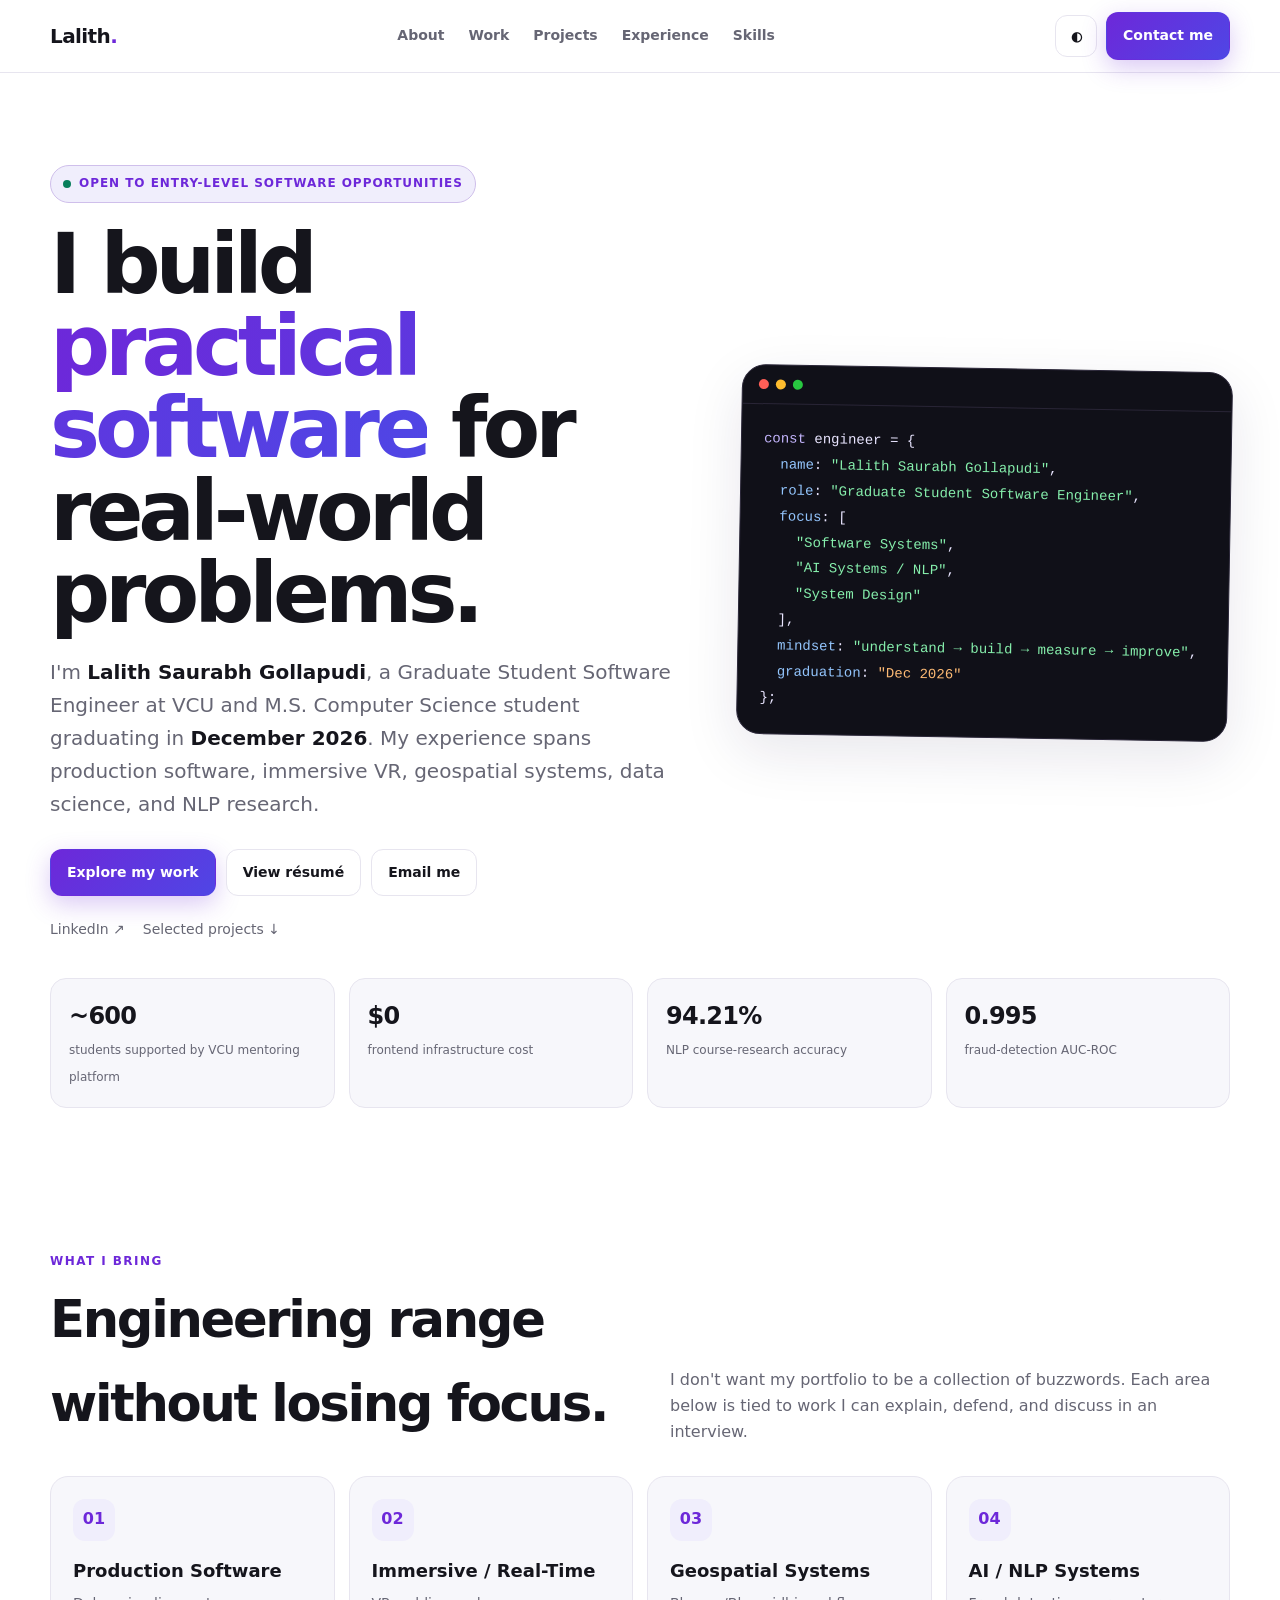
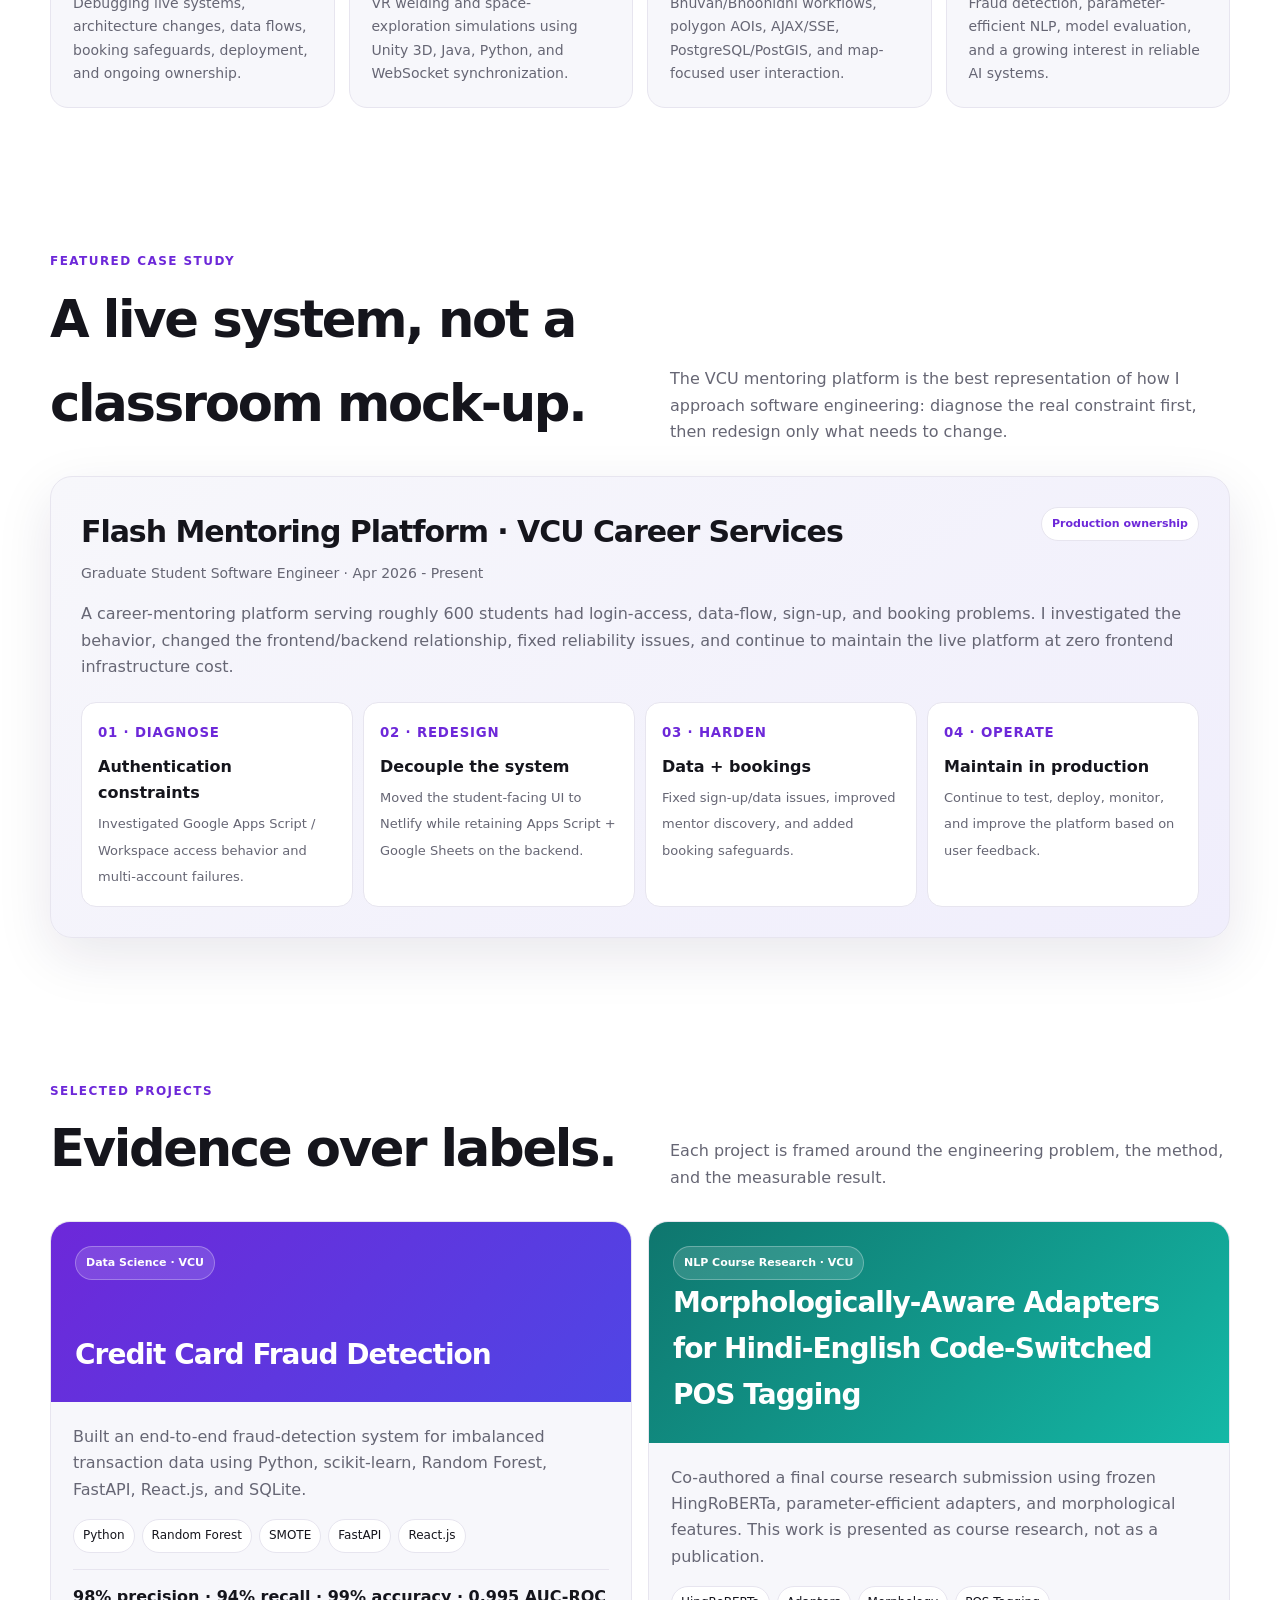
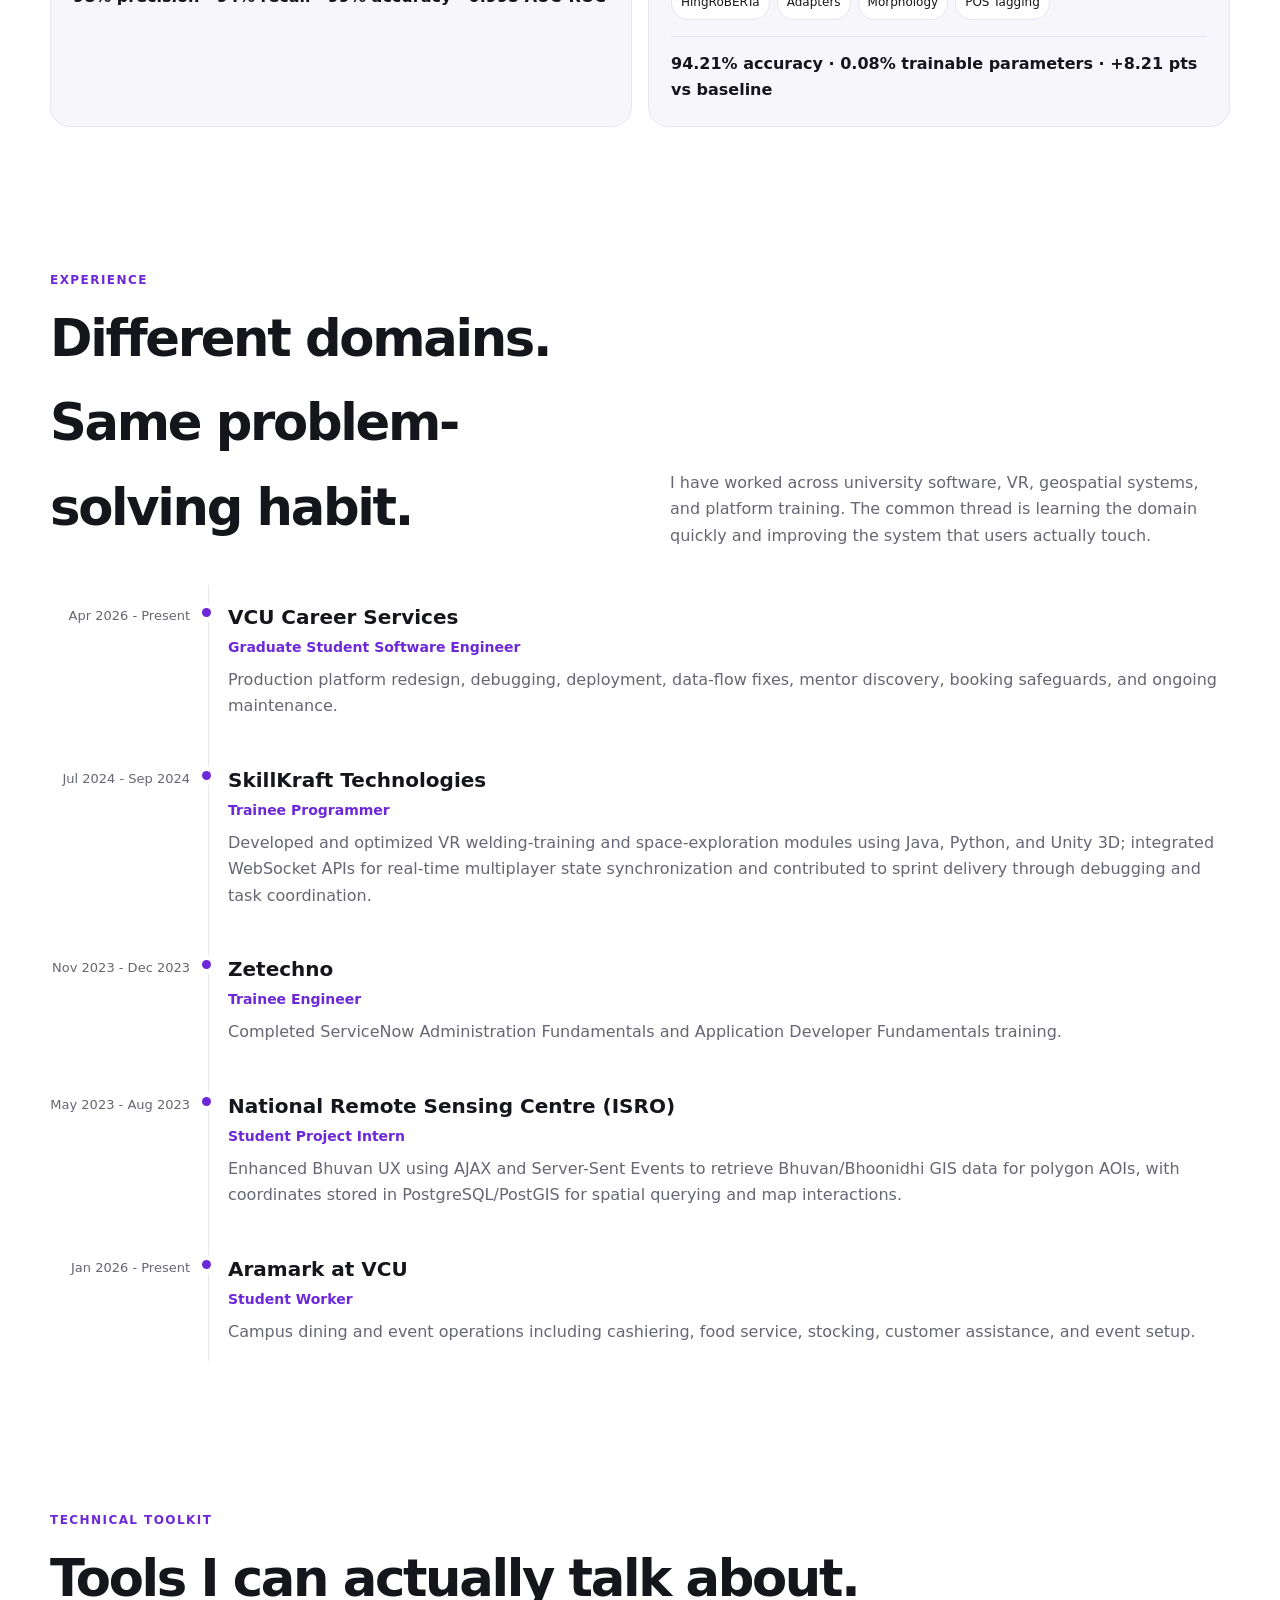
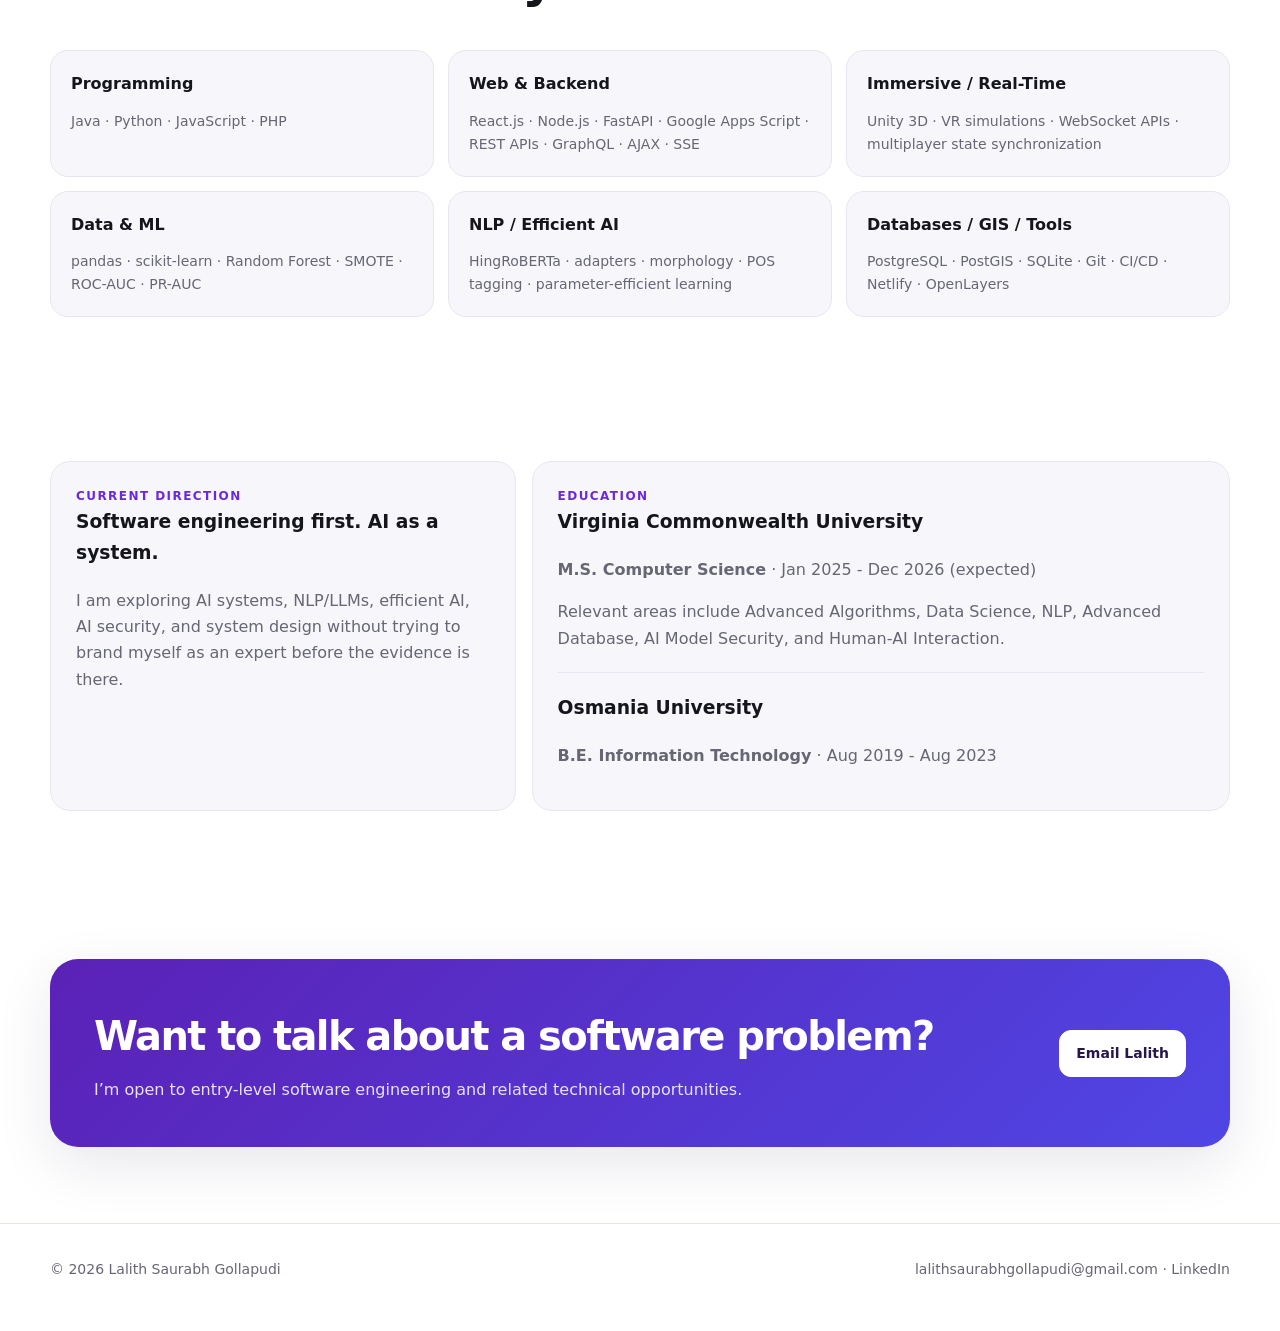
<file: Lalith_Portfolio_Professional_Retry.html>
<!DOCTYPE html>
<html lang="en">
<head>
<meta charset="UTF-8" />
<meta name="viewport" content="width=device-width, initial-scale=1.0" />
<meta name="description" content="Portfolio of Lalith Saurabh Gollapudi - Graduate Student Software Engineer and M.S. Computer Science student at VCU." />
<title>Lalith Saurabh Gollapudi | Software Engineer</title>
<style>
:root{
  --bg:#ffffff;--surface:#f7f7fb;--surface2:#f0eefc;--text:#15151c;--muted:#666674;
  --line:#e7e5ef;--brand:#6d28d9;--brand2:#8b5cf6;--brand3:#4f46e5;--good:#087f5b;
  --shadow:0 18px 55px rgba(30,20,70,.10);--max:1180px;--radius:22px;
}
[data-theme="dark"]{
  --bg:#0d0d12;--surface:#15151d;--surface2:#1b1925;--text:#f6f3ff;--muted:#aba6b8;
  --line:#292634;--brand:#a78bfa;--brand2:#8b5cf6;--brand3:#818cf8;--good:#63e6be;
  --shadow:0 18px 55px rgba(0,0,0,.32);
}
*{box-sizing:border-box}html{scroll-behavior:smooth}body{margin:0;background:var(--bg);color:var(--text);font-family:Inter,ui-sans-serif,system-ui,-apple-system,BlinkMacSystemFont,"Segoe UI",sans-serif;line-height:1.65;transition:background .2s,color .2s}
a{text-decoration:none;color:inherit}.container{width:min(var(--max),calc(100% - 40px));margin:auto}
nav{position:sticky;top:0;z-index:50;background:color-mix(in srgb,var(--bg) 88%,transparent);backdrop-filter:blur(15px);border-bottom:1px solid var(--line)}
.nav{height:72px;display:flex;align-items:center;justify-content:space-between;gap:24px}.logo{font-weight:900;font-size:20px;letter-spacing:-.03em}.logo span{color:var(--brand)}
.navlinks{display:flex;gap:24px;font-size:14px;font-weight:650;color:var(--muted)}.navlinks a:hover{color:var(--brand)}
.nav-actions{display:flex;gap:9px;align-items:center}.icon-btn,.button{border:1px solid var(--line);background:var(--bg);color:var(--text);border-radius:12px;display:inline-flex;align-items:center;justify-content:center;font-weight:750;cursor:pointer}
.icon-btn{width:42px;height:42px}.button{padding:11px 16px;font-size:14px}.button.primary{background:linear-gradient(135deg,var(--brand),var(--brand3));color:white;border-color:transparent;box-shadow:0 8px 25px color-mix(in srgb,var(--brand) 25%,transparent)}
.button:hover{transform:translateY(-1px)}
.hero{padding:92px 0 72px;overflow:hidden}.hero-grid{display:grid;grid-template-columns:1.12fr .88fr;gap:64px;align-items:center}.badge{display:inline-flex;gap:8px;align-items:center;background:var(--surface2);border:1px solid color-mix(in srgb,var(--brand) 20%,var(--line));color:var(--brand);padding:8px 12px;border-radius:999px;font-size:12px;font-weight:800;text-transform:uppercase;letter-spacing:.08em}.dot{width:8px;height:8px;border-radius:50%;background:var(--good)}
h1{font-size:clamp(48px,7vw,84px);line-height:.98;letter-spacing:-.06em;margin:20px 0 22px}.gradient{background:linear-gradient(100deg,var(--brand),var(--brand3));-webkit-background-clip:text;background-clip:text;color:transparent}.hero p{max-width:760px;font-size:20px;color:var(--muted);margin:0}.hero p strong{color:var(--text)}.actions{display:flex;flex-wrap:wrap;gap:10px;margin-top:28px}.mini-links{display:flex;gap:18px;margin-top:22px;color:var(--muted);font-size:14px}.mini-links a:hover{color:var(--brand)}
.code-window{background:#101018;color:#e9e5ff;border-radius:24px;border:1px solid #2a2638;box-shadow:var(--shadow);overflow:hidden;transform:rotate(1deg)}.codebar{display:flex;align-items:center;gap:7px;padding:14px 16px;border-bottom:1px solid #292536}.circle{width:10px;height:10px;border-radius:50%}.c1{background:#ff5f57}.c2{background:#febc2e}.c3{background:#28c840}.code{padding:22px;font:14px/1.85 ui-monospace,SFMono-Regular,Menlo,monospace;white-space:pre-wrap}.purple{color:#c4b5fd}.blue{color:#93c5fd}.green{color:#86efac}.orange{color:#fdba74}.gray{color:#8b8a99}
.stats{display:grid;grid-template-columns:repeat(4,1fr);gap:14px;margin-top:36px}.stat{padding:18px;border-radius:16px;background:var(--surface);border:1px solid var(--line)}.stat b{font-size:24px;display:block;letter-spacing:-.03em}.stat span{font-size:12px;color:var(--muted)}
section{padding:72px 0}.section-top{display:flex;align-items:end;justify-content:space-between;gap:30px;margin-bottom:30px}.kicker{color:var(--brand);font-size:12px;text-transform:uppercase;font-weight:850;letter-spacing:.12em}.section-top h2{font-size:clamp(34px,4vw,52px);letter-spacing:-.045em;margin:5px 0 0}.section-top p{max-width:560px;color:var(--muted);margin:0}
.grid-4{display:grid;grid-template-columns:repeat(4,1fr);gap:14px}.focus-card{background:var(--surface);border:1px solid var(--line);border-radius:18px;padding:22px}.focus-icon{width:42px;height:42px;border-radius:12px;background:var(--surface2);display:grid;place-items:center;color:var(--brand);font-weight:900}.focus-card h3{font-size:18px;margin:15px 0 7px}.focus-card p{color:var(--muted);font-size:14px;margin:0}
.case{background:linear-gradient(145deg,var(--surface),var(--surface2));border:1px solid var(--line);border-radius:var(--radius);padding:30px;box-shadow:var(--shadow)}.case-head{display:flex;justify-content:space-between;gap:20px;align-items:start}.case h3{font-size:30px;letter-spacing:-.035em;margin:0}.case .meta{color:var(--muted);font-size:14px;margin-top:6px}.label{border:1px solid var(--line);border-radius:999px;padding:7px 10px;font-size:11px;font-weight:800;color:var(--brand);background:var(--bg)}.case p{color:var(--muted)}.flow{display:grid;grid-template-columns:repeat(4,1fr);gap:10px;margin-top:22px}.flow-item{background:var(--bg);border:1px solid var(--line);border-radius:15px;padding:16px}.flow-item small{color:var(--brand);font-weight:850;letter-spacing:.06em}.flow-item b{display:block;margin:8px 0 4px}.flow-item span{font-size:13px;color:var(--muted)}
.projects{display:grid;grid-template-columns:1fr 1fr;gap:16px}.project{border:1px solid var(--line);border-radius:20px;overflow:hidden;background:var(--surface);display:flex;flex-direction:column}.project-visual{min-height:180px;background:linear-gradient(135deg,var(--brand),var(--brand3));padding:24px;color:white;display:flex;flex-direction:column;justify-content:space-between}.project-visual.alt{background:linear-gradient(135deg,#0f766e,#14b8a6)}.project-visual h3{font-size:28px;letter-spacing:-.035em;margin:0;max-width:520px}.project-body{padding:22px}.project-body p{color:var(--muted);margin-top:0}.chips{display:flex;flex-wrap:wrap;gap:7px}.chip{font-size:12px;padding:6px 9px;border:1px solid var(--line);background:var(--bg);border-radius:999px}.result{margin-top:16px;padding-top:14px;border-top:1px solid var(--line);font-weight:800}
.timeline{position:relative}.timeline:before{content:"";position:absolute;left:158px;top:6px;bottom:6px;width:1px;background:var(--line)}.job{display:grid;grid-template-columns:140px 1fr;gap:38px;padding:22px 0}.date{color:var(--muted);font-size:13px;text-align:right;padding-top:4px}.job-content{position:relative}.job-content:before{content:"";position:absolute;left:-26px;top:7px;width:9px;height:9px;border-radius:50%;background:var(--brand);box-shadow:0 0 0 5px var(--bg)}.job h3{font-size:20px;margin:0}.job .role{color:var(--brand);font-weight:750;font-size:14px;margin-top:2px}.job p{color:var(--muted);margin:8px 0 0}
.skill-grid{display:grid;grid-template-columns:repeat(3,1fr);gap:14px}.skill{border:1px solid var(--line);border-radius:18px;padding:20px;background:var(--surface)}.skill h3{margin:0 0 12px;font-size:16px}.skill p{margin:0;color:var(--muted);font-size:14px}
.about{display:grid;grid-template-columns:.8fr 1.2fr;gap:16px}.about .panel{background:var(--surface);border:1px solid var(--line);border-radius:20px;padding:25px}.about h3{margin-top:0}.about p{color:var(--muted)}
.cta{padding:76px 0}.cta-box{border-radius:28px;background:linear-gradient(135deg,#5b21b6,#4f46e5);color:white;padding:44px;display:flex;align-items:center;justify-content:space-between;gap:24px;box-shadow:var(--shadow)}.cta-box h2{font-size:40px;letter-spacing:-.04em;margin:0 0 8px}.cta-box p{margin:0;color:#e7e2ff}.cta-box .button{background:white;color:#27164a;border-color:white}
footer{border-top:1px solid var(--line);padding:34px 0 50px;color:var(--muted);font-size:14px}.footer-row{display:flex;justify-content:space-between;gap:24px;flex-wrap:wrap}
@media(max-width:940px){.hero-grid{grid-template-columns:1fr}.code-window{transform:none}.grid-4,.flow{grid-template-columns:repeat(2,1fr)}.skill-grid{grid-template-columns:1fr 1fr}.navlinks{display:none}.stats{grid-template-columns:repeat(2,1fr)}}
@media(max-width:650px){.container{width:min(var(--max),calc(100% - 26px))}.hero{padding-top:64px}.projects,.about{grid-template-columns:1fr}.grid-4,.flow,.skill-grid{grid-template-columns:1fr}.section-top,.case-head,.cta-box{align-items:flex-start;flex-direction:column}.timeline:before{display:none}.job{grid-template-columns:1fr;gap:5px}.date{text-align:left}.job-content:before{display:none}.stats{grid-template-columns:1fr 1fr}.cta-box{padding:28px}}
</style>
</head>
<body>
<nav><div class="container nav">
  <a class="logo" href="#top">Lalith<span>.</span></a>
  <div class="navlinks"><a href="#about">About</a><a href="#work">Work</a><a href="#projects">Projects</a><a href="#experience">Experience</a><a href="#skills">Skills</a></div>
  <div class="nav-actions"><button class="icon-btn" id="themeBtn" aria-label="Toggle theme">◐</button><a class="button primary" href="mailto:lalithsaurabhgollapudi@gmail.com">Contact me</a></div>
</div></nav>

<header class="hero" id="top"><div class="container">
  <div class="hero-grid">
    <div>
      <div class="badge"><span class="dot"></span> Open to entry-level software opportunities</div>
      <h1>I build <span class="gradient">practical software</span> for real-world problems.</h1>
      <p>I'm <strong>Lalith Saurabh Gollapudi</strong>, a Graduate Student Software Engineer at VCU and M.S. Computer Science student graduating in <strong>December 2026</strong>. My experience spans production software, immersive VR, geospatial systems, data science, and NLP research.</p>
      <div class="actions"><a class="button primary" href="#work">Explore my work</a><a class="button" href="assets/Lalith_Gollapudi_Resume.pdf" target="_blank">View résumé</a><a class="button" href="mailto:lalithsaurabhgollapudi@gmail.com">Email me</a></div>
      <div class="mini-links"><a href="https://www.linkedin.com/in/lalithsaurabh852286239" target="_blank" rel="noopener">LinkedIn ↗</a><a href="#projects">Selected projects ↓</a></div>
    </div>
    <div class="code-window" aria-label="Developer profile">
      <div class="codebar"><span class="circle c1"></span><span class="circle c2"></span><span class="circle c3"></span></div>
      <div class="code"><span class="purple">const</span> engineer = {
  <span class="blue">name</span>: <span class="green">"Lalith Saurabh Gollapudi"</span>,
  <span class="blue">role</span>: <span class="green">"Graduate Student Software Engineer"</span>,
  <span class="blue">focus</span>: [
    <span class="green">"Software Systems"</span>,
    <span class="green">"AI Systems / NLP"</span>,
    <span class="green">"System Design"</span>
  ],
  <span class="blue">mindset</span>: <span class="green">"understand → build → measure → improve"</span>,
  <span class="blue">graduation</span>: <span class="orange">"Dec 2026"</span>
};</div>
    </div>
  </div>
  <div class="stats"><div class="stat"><b>~600</b><span>students supported by VCU mentoring platform</span></div><div class="stat"><b>$0</b><span>frontend infrastructure cost</span></div><div class="stat"><b>94.21%</b><span>NLP course-research accuracy</span></div><div class="stat"><b>0.995</b><span>fraud-detection AUC-ROC</span></div></div>
</div></header>

<section id="about"><div class="container">
  <div class="section-top"><div><div class="kicker">What I bring</div><h2>Engineering range without losing focus.</h2></div><p>I don't want my portfolio to be a collection of buzzwords. Each area below is tied to work I can explain, defend, and discuss in an interview.</p></div>
  <div class="grid-4">
    <div class="focus-card"><div class="focus-icon">01</div><h3>Production Software</h3><p>Debugging live systems, architecture changes, data flows, booking safeguards, deployment, and ongoing ownership.</p></div>
    <div class="focus-card"><div class="focus-icon">02</div><h3>Immersive / Real-Time</h3><p>VR welding and space-exploration simulations using Unity 3D, Java, Python, and WebSocket synchronization.</p></div>
    <div class="focus-card"><div class="focus-icon">03</div><h3>Geospatial Systems</h3><p>Bhuvan/Bhoonidhi workflows, polygon AOIs, AJAX/SSE, PostgreSQL/PostGIS, and map-focused user interaction.</p></div>
    <div class="focus-card"><div class="focus-icon">04</div><h3>AI / NLP Systems</h3><p>Fraud detection, parameter-efficient NLP, model evaluation, and a growing interest in reliable AI systems.</p></div>
  </div>
</div></section>

<section id="work"><div class="container">
  <div class="section-top"><div><div class="kicker">Featured case study</div><h2>A live system, not a classroom mock-up.</h2></div><p>The VCU mentoring platform is the best representation of how I approach software engineering: diagnose the real constraint first, then redesign only what needs to change.</p></div>
  <article class="case">
    <div class="case-head"><div><h3>Flash Mentoring Platform · VCU Career Services</h3><div class="meta">Graduate Student Software Engineer · Apr 2026 - Present</div></div><span class="label">Production ownership</span></div>
    <p>A career-mentoring platform serving roughly 600 students had login-access, data-flow, sign-up, and booking problems. I investigated the behavior, changed the frontend/backend relationship, fixed reliability issues, and continue to maintain the live platform at zero frontend infrastructure cost.</p>
    <div class="flow">
      <div class="flow-item"><small>01 · DIAGNOSE</small><b>Authentication constraints</b><span>Investigated Google Apps Script / Workspace access behavior and multi-account failures.</span></div>
      <div class="flow-item"><small>02 · REDESIGN</small><b>Decouple the system</b><span>Moved the student-facing UI to Netlify while retaining Apps Script + Google Sheets on the backend.</span></div>
      <div class="flow-item"><small>03 · HARDEN</small><b>Data + bookings</b><span>Fixed sign-up/data issues, improved mentor discovery, and added booking safeguards.</span></div>
      <div class="flow-item"><small>04 · OPERATE</small><b>Maintain in production</b><span>Continue to test, deploy, monitor, and improve the platform based on user feedback.</span></div>
    </div>
  </article>
</div></section>

<section id="projects"><div class="container">
  <div class="section-top"><div><div class="kicker">Selected projects</div><h2>Evidence over labels.</h2></div><p>Each project is framed around the engineering problem, the method, and the measurable result.</p></div>
  <div class="projects">
    <article class="project"><div class="project-visual"><span class="label" style="align-self:flex-start;background:rgba(255,255,255,.14);color:white;border-color:rgba(255,255,255,.28)">Data Science · VCU</span><h3>Credit Card Fraud Detection</h3></div><div class="project-body"><p>Built an end-to-end fraud-detection system for imbalanced transaction data using Python, scikit-learn, Random Forest, FastAPI, React.js, and SQLite.</p><div class="chips"><span class="chip">Python</span><span class="chip">Random Forest</span><span class="chip">SMOTE</span><span class="chip">FastAPI</span><span class="chip">React.js</span></div><div class="result">98% precision · 94% recall · 99% accuracy · 0.995 AUC-ROC</div></div></article>
    <article class="project"><div class="project-visual alt"><span class="label" style="align-self:flex-start;background:rgba(255,255,255,.14);color:white;border-color:rgba(255,255,255,.28)">NLP Course Research · VCU</span><h3>Morphologically-Aware Adapters for Hindi-English Code-Switched POS Tagging</h3></div><div class="project-body"><p>Co-authored a final course research submission using frozen HingRoBERTa, parameter-efficient adapters, and morphological features. This work is presented as course research, not as a publication.</p><div class="chips"><span class="chip">HingRoBERTa</span><span class="chip">Adapters</span><span class="chip">Morphology</span><span class="chip">POS Tagging</span></div><div class="result">94.21% accuracy · 0.08% trainable parameters · +8.21 pts vs baseline</div></div></article>
  </div>
</div></section>

<section id="experience"><div class="container">
  <div class="section-top"><div><div class="kicker">Experience</div><h2>Different domains. Same problem-solving habit.</h2></div><p>I have worked across university software, VR, geospatial systems, and platform training. The common thread is learning the domain quickly and improving the system that users actually touch.</p></div>
  <div class="timeline">
    <div class="job"><div class="date">Apr 2026 - Present</div><div class="job-content"><h3>VCU Career Services</h3><div class="role">Graduate Student Software Engineer</div><p>Production platform redesign, debugging, deployment, data-flow fixes, mentor discovery, booking safeguards, and ongoing maintenance.</p></div></div>
    <div class="job"><div class="date">Jul 2024 - Sep 2024</div><div class="job-content"><h3>SkillKraft Technologies</h3><div class="role">Trainee Programmer</div><p>Developed and optimized VR welding-training and space-exploration modules using Java, Python, and Unity 3D; integrated WebSocket APIs for real-time multiplayer state synchronization and contributed to sprint delivery through debugging and task coordination.</p></div></div>
    <div class="job"><div class="date">Nov 2023 - Dec 2023</div><div class="job-content"><h3>Zetechno</h3><div class="role">Trainee Engineer</div><p>Completed ServiceNow Administration Fundamentals and Application Developer Fundamentals training.</p></div></div>
    <div class="job"><div class="date">May 2023 - Aug 2023</div><div class="job-content"><h3>National Remote Sensing Centre (ISRO)</h3><div class="role">Student Project Intern</div><p>Enhanced Bhuvan UX using AJAX and Server-Sent Events to retrieve Bhuvan/Bhoonidhi GIS data for polygon AOIs, with coordinates stored in PostgreSQL/PostGIS for spatial querying and map interactions.</p></div></div>
    <div class="job"><div class="date">Jan 2026 - Present</div><div class="job-content"><h3>Aramark at VCU</h3><div class="role">Student Worker</div><p>Campus dining and event operations including cashiering, food service, stocking, customer assistance, and event setup.</p></div></div>
  </div>
</div></section>

<section id="skills"><div class="container">
  <div class="section-top"><div><div class="kicker">Technical toolkit</div><h2>Tools I can actually talk about.</h2></div></div>
  <div class="skill-grid">
    <div class="skill"><h3>Programming</h3><p>Java · Python · JavaScript · PHP</p></div>
    <div class="skill"><h3>Web & Backend</h3><p>React.js · Node.js · FastAPI · Google Apps Script · REST APIs · GraphQL · AJAX · SSE</p></div>
    <div class="skill"><h3>Immersive / Real-Time</h3><p>Unity 3D · VR simulations · WebSocket APIs · multiplayer state synchronization</p></div>
    <div class="skill"><h3>Data & ML</h3><p>pandas · scikit-learn · Random Forest · SMOTE · ROC-AUC · PR-AUC</p></div>
    <div class="skill"><h3>NLP / Efficient AI</h3><p>HingRoBERTa · adapters · morphology · POS tagging · parameter-efficient learning</p></div>
    <div class="skill"><h3>Databases / GIS / Tools</h3><p>PostgreSQL · PostGIS · SQLite · Git · CI/CD · Netlify · OpenLayers</p></div>
  </div>
</div></section>

<section><div class="container">
  <div class="about">
    <div class="panel"><div class="kicker">Current direction</div><h3>Software engineering first. AI as a system.</h3><p>I am exploring AI systems, NLP/LLMs, efficient AI, AI security, and system design without trying to brand myself as an expert before the evidence is there.</p></div>
    <div class="panel"><div class="kicker">Education</div><h3>Virginia Commonwealth University</h3><p><strong>M.S. Computer Science</strong> · Jan 2025 - Dec 2026 (expected)</p><p>Relevant areas include Advanced Algorithms, Data Science, NLP, Advanced Database, AI Model Security, and Human-AI Interaction.</p><hr style="border:0;border-top:1px solid var(--line);margin:20px 0"><h3>Osmania University</h3><p><strong>B.E. Information Technology</strong> · Aug 2019 - Aug 2023</p></div>
  </div>
</div></section>

<section class="cta"><div class="container"><div class="cta-box"><div><h2>Want to talk about a software problem?</h2><p>I’m open to entry-level software engineering and related technical opportunities.</p></div><a class="button" href="mailto:lalithsaurabhgollapudi@gmail.com">Email Lalith</a></div></div></section>

<footer><div class="container footer-row"><div>© 2026 Lalith Saurabh Gollapudi</div><div><a href="mailto:lalithsaurabhgollapudi@gmail.com">lalithsaurabhgollapudi@gmail.com</a> · <a href="https://www.linkedin.com/in/lalithsaurabh852286239" target="_blank" rel="noopener">LinkedIn</a></div></div></footer>
<script>
const btn=document.getElementById('themeBtn');
const saved=localStorage.getItem('theme');
if(saved) document.documentElement.setAttribute('data-theme',saved);
btn.addEventListener('click',()=>{const isDark=document.documentElement.getAttribute('data-theme')==='dark';const next=isDark?'light':'dark';document.documentElement.setAttribute('data-theme',next);localStorage.setItem('theme',next);});
</script>
</body>
</html>
</file>
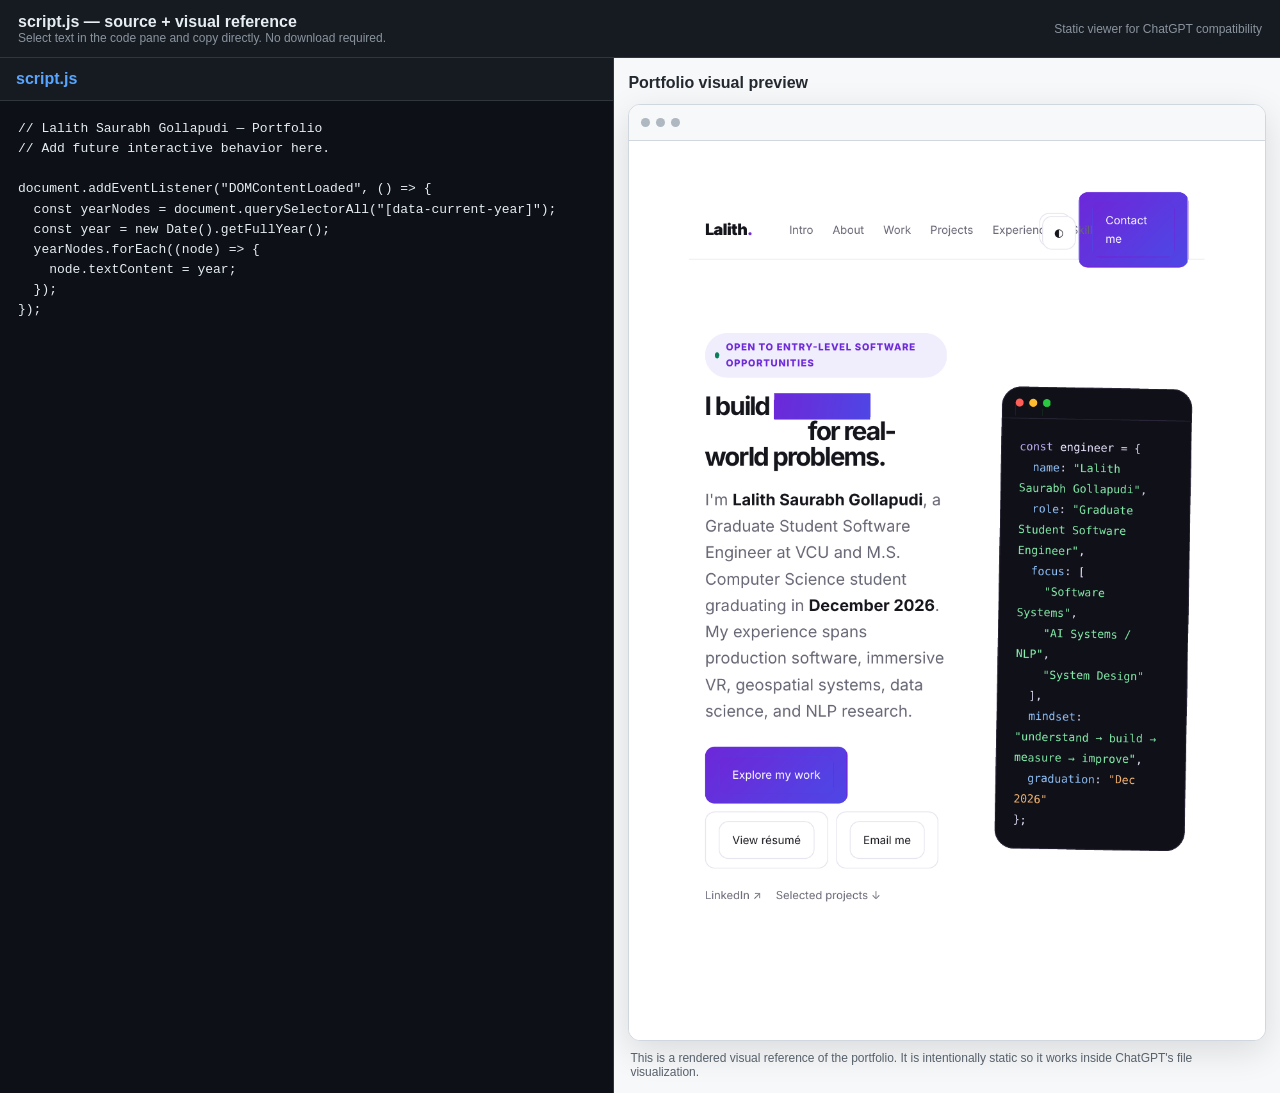
<file: script_js_CODE_VISUAL.html>
<!DOCTYPE html>
<html lang="en">
<head>
<meta charset="UTF-8">
<meta name="viewport" content="width=device-width, initial-scale=1.0">
<title>script.js — Code + Portfolio Visual</title>
<style>
*{box-sizing:border-box}
html,body{margin:0;min-height:100%;font-family:Arial,Helvetica,sans-serif;background:#0d1117;color:#e6edf3}
.topbar{height:58px;padding:0 18px;display:flex;align-items:center;justify-content:space-between;background:#161b22;border-bottom:1px solid #30363d;position:sticky;top:0;z-index:2}
.title{font-weight:800}
.hint{font-size:12px;color:#8b949e}
.layout{display:grid;grid-template-columns:minmax(430px,48%) 1fr;min-height:calc(100vh - 58px)}
.code-pane{border-right:1px solid #30363d;background:#0d1117;min-width:0}
.code-head{padding:12px 16px;border-bottom:1px solid #30363d;background:#161b22;color:#58a6ff;font-weight:700;position:sticky;top:58px}
.code{margin:0;padding:18px;white-space:pre;overflow:auto;font:13px/1.55 Consolas,"Liberation Mono",Menlo,monospace;color:#e6edf3;user-select:text}
.visual-pane{background:#f6f8fa;min-width:0;padding:14px;overflow:auto}
.visual-head{color:#24292f;font-weight:800;margin:2px 0 12px}
.browser{background:#fff;border:1px solid #d0d7de;border-radius:12px;overflow:hidden;box-shadow:0 10px 35px rgba(0,0,0,.12)}
.browser-bar{height:36px;background:#f6f8fa;border-bottom:1px solid #d0d7de;display:flex;align-items:center;gap:6px;padding:0 12px}
.dot{width:9px;height:9px;border-radius:50%;background:#afb8c1}
.browser img{display:block;width:100%;height:auto}
.note{font-size:12px;color:#57606a;margin:10px 2px 0}
@media(max-width:900px){.layout{grid-template-columns:1fr}.code-pane{border-right:0;border-bottom:1px solid #30363d}.code-head{position:static}}
</style>
</head>
<body>
<div class="topbar">
  <div>
    <div class="title">script.js — source + visual reference</div>
    <div class="hint">Select text in the code pane and copy directly. No download required.</div>
  </div>
  <div class="hint">Static viewer for ChatGPT compatibility</div>
</div>

<div class="layout">
  <section class="code-pane">
    <div class="code-head">script.js</div>
    <pre class="code">// Lalith Saurabh Gollapudi — Portfolio
// Add future interactive behavior here.

document.addEventListener(&quot;DOMContentLoaded&quot;, () =&gt; {
  const yearNodes = document.querySelectorAll(&quot;[data-current-year]&quot;);
  const year = new Date().getFullYear();
  yearNodes.forEach((node) =&gt; {
    node.textContent = year;
  });
});
</pre>
  </section>

  <section class="visual-pane">
    <div class="visual-head">Portfolio visual preview</div>
    <div class="browser">
      <div class="browser-bar"><span class="dot"></span><span class="dot"></span><span class="dot"></span></div>
      <img src="[data-uri]" alt="Rendered portfolio preview">
    </div>
    <div class="note">This is a rendered visual reference of the portfolio. It is intentionally static so it works inside ChatGPT's file visualization.</div>
  </section>
</div>
</body>
</html>
</file>
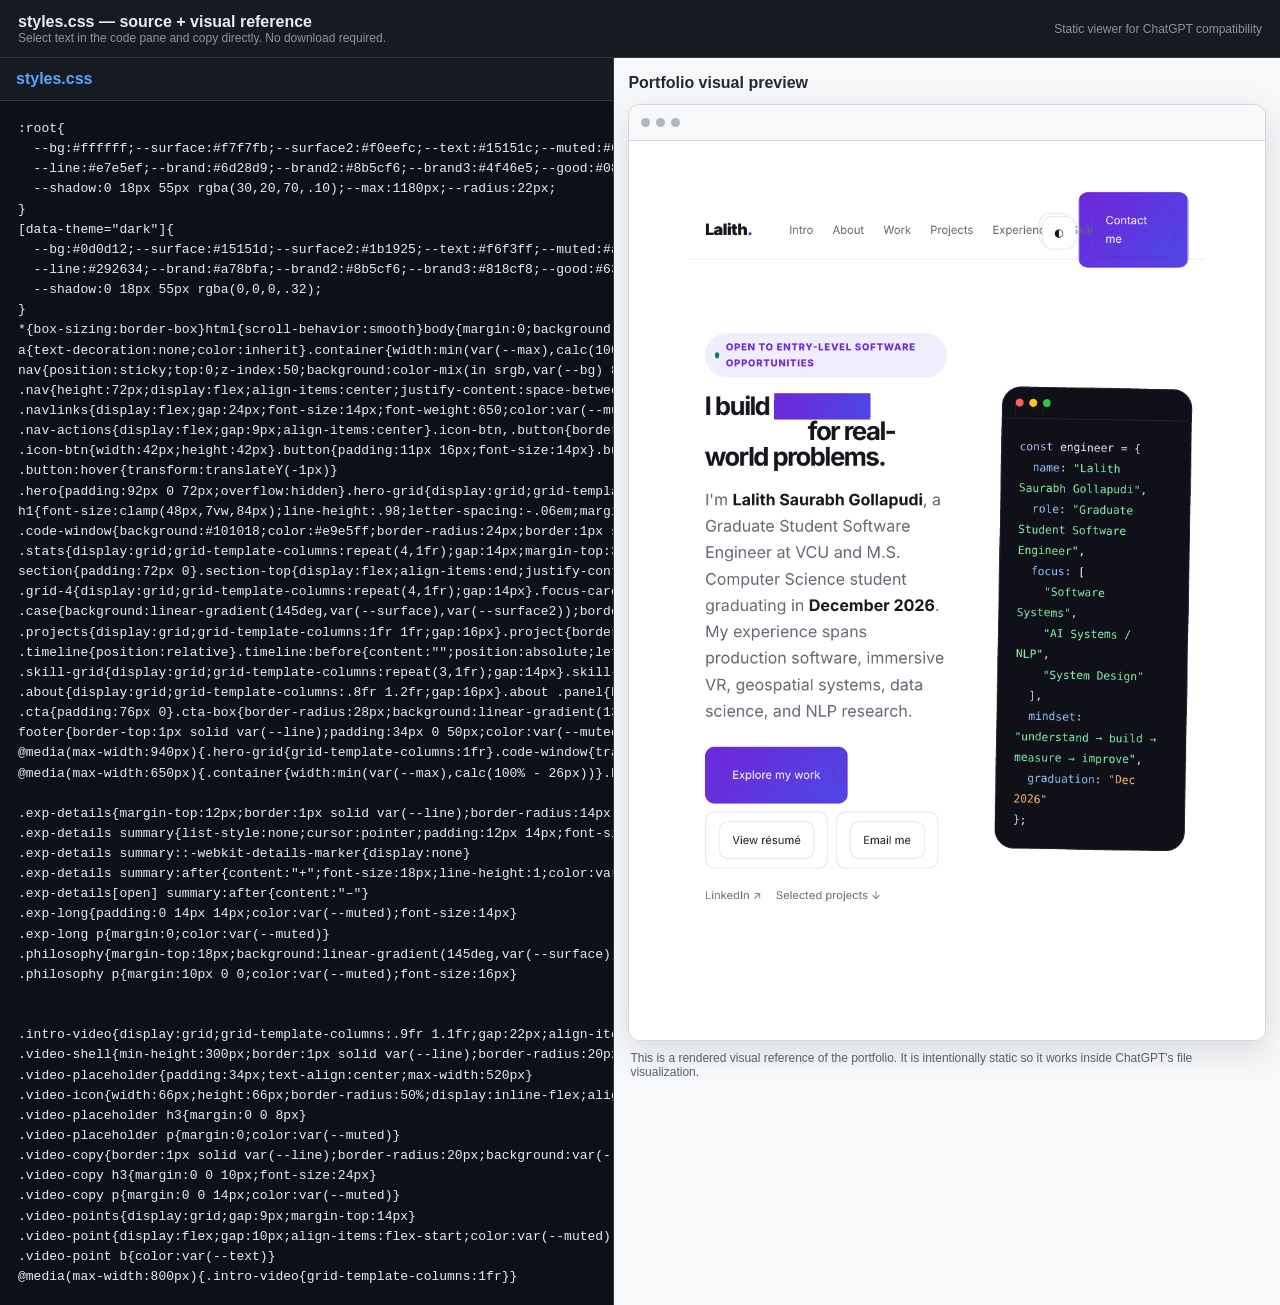
<file: styles_css_CODE_VISUAL.html>
<!DOCTYPE html>
<html lang="en">
<head>
<meta charset="UTF-8">
<meta name="viewport" content="width=device-width, initial-scale=1.0">
<title>styles.css — Code + Portfolio Visual</title>
<style>
*{box-sizing:border-box}
html,body{margin:0;min-height:100%;font-family:Arial,Helvetica,sans-serif;background:#0d1117;color:#e6edf3}
.topbar{height:58px;padding:0 18px;display:flex;align-items:center;justify-content:space-between;background:#161b22;border-bottom:1px solid #30363d;position:sticky;top:0;z-index:2}
.title{font-weight:800}
.hint{font-size:12px;color:#8b949e}
.layout{display:grid;grid-template-columns:minmax(430px,48%) 1fr;min-height:calc(100vh - 58px)}
.code-pane{border-right:1px solid #30363d;background:#0d1117;min-width:0}
.code-head{padding:12px 16px;border-bottom:1px solid #30363d;background:#161b22;color:#58a6ff;font-weight:700;position:sticky;top:58px}
.code{margin:0;padding:18px;white-space:pre;overflow:auto;font:13px/1.55 Consolas,"Liberation Mono",Menlo,monospace;color:#e6edf3;user-select:text}
.visual-pane{background:#f6f8fa;min-width:0;padding:14px;overflow:auto}
.visual-head{color:#24292f;font-weight:800;margin:2px 0 12px}
.browser{background:#fff;border:1px solid #d0d7de;border-radius:12px;overflow:hidden;box-shadow:0 10px 35px rgba(0,0,0,.12)}
.browser-bar{height:36px;background:#f6f8fa;border-bottom:1px solid #d0d7de;display:flex;align-items:center;gap:6px;padding:0 12px}
.dot{width:9px;height:9px;border-radius:50%;background:#afb8c1}
.browser img{display:block;width:100%;height:auto}
.note{font-size:12px;color:#57606a;margin:10px 2px 0}
@media(max-width:900px){.layout{grid-template-columns:1fr}.code-pane{border-right:0;border-bottom:1px solid #30363d}.code-head{position:static}}
</style>
</head>
<body>
<div class="topbar">
  <div>
    <div class="title">styles.css — source + visual reference</div>
    <div class="hint">Select text in the code pane and copy directly. No download required.</div>
  </div>
  <div class="hint">Static viewer for ChatGPT compatibility</div>
</div>

<div class="layout">
  <section class="code-pane">
    <div class="code-head">styles.css</div>
    <pre class="code">:root{
  --bg:#ffffff;--surface:#f7f7fb;--surface2:#f0eefc;--text:#15151c;--muted:#666674;
  --line:#e7e5ef;--brand:#6d28d9;--brand2:#8b5cf6;--brand3:#4f46e5;--good:#087f5b;
  --shadow:0 18px 55px rgba(30,20,70,.10);--max:1180px;--radius:22px;
}
[data-theme=&quot;dark&quot;]{
  --bg:#0d0d12;--surface:#15151d;--surface2:#1b1925;--text:#f6f3ff;--muted:#aba6b8;
  --line:#292634;--brand:#a78bfa;--brand2:#8b5cf6;--brand3:#818cf8;--good:#63e6be;
  --shadow:0 18px 55px rgba(0,0,0,.32);
}
*{box-sizing:border-box}html{scroll-behavior:smooth}body{margin:0;background:var(--bg);color:var(--text);font-family:Inter,ui-sans-serif,system-ui,-apple-system,BlinkMacSystemFont,&quot;Segoe UI&quot;,sans-serif;line-height:1.65;transition:background .2s,color .2s}
a{text-decoration:none;color:inherit}.container{width:min(var(--max),calc(100% - 40px));margin:auto}
nav{position:sticky;top:0;z-index:50;background:color-mix(in srgb,var(--bg) 88%,transparent);backdrop-filter:blur(15px);border-bottom:1px solid var(--line)}
.nav{height:72px;display:flex;align-items:center;justify-content:space-between;gap:24px}.logo{font-weight:900;font-size:20px;letter-spacing:-.03em}.logo span{color:var(--brand)}
.navlinks{display:flex;gap:24px;font-size:14px;font-weight:650;color:var(--muted)}.navlinks a:hover{color:var(--brand)}
.nav-actions{display:flex;gap:9px;align-items:center}.icon-btn,.button{border:1px solid var(--line);background:var(--bg);color:var(--text);border-radius:12px;display:inline-flex;align-items:center;justify-content:center;font-weight:750;cursor:pointer}
.icon-btn{width:42px;height:42px}.button{padding:11px 16px;font-size:14px}.button.primary{background:linear-gradient(135deg,var(--brand),var(--brand3));color:white;border-color:transparent;box-shadow:0 8px 25px color-mix(in srgb,var(--brand) 25%,transparent)}
.button:hover{transform:translateY(-1px)}
.hero{padding:92px 0 72px;overflow:hidden}.hero-grid{display:grid;grid-template-columns:1.12fr .88fr;gap:64px;align-items:center}.badge{display:inline-flex;gap:8px;align-items:center;background:var(--surface2);border:1px solid color-mix(in srgb,var(--brand) 20%,var(--line));color:var(--brand);padding:8px 12px;border-radius:999px;font-size:12px;font-weight:800;text-transform:uppercase;letter-spacing:.08em}.dot{width:8px;height:8px;border-radius:50%;background:var(--good)}
h1{font-size:clamp(48px,7vw,84px);line-height:.98;letter-spacing:-.06em;margin:20px 0 22px}.gradient{background:linear-gradient(100deg,var(--brand),var(--brand3));-webkit-background-clip:text;background-clip:text;color:transparent}.hero p{max-width:760px;font-size:20px;color:var(--muted);margin:0}.hero p strong{color:var(--text)}.actions{display:flex;flex-wrap:wrap;gap:10px;margin-top:28px}.mini-links{display:flex;gap:18px;margin-top:22px;color:var(--muted);font-size:14px}.mini-links a:hover{color:var(--brand)}
.code-window{background:#101018;color:#e9e5ff;border-radius:24px;border:1px solid #2a2638;box-shadow:var(--shadow);overflow:hidden;transform:rotate(1deg)}.codebar{display:flex;align-items:center;gap:7px;padding:14px 16px;border-bottom:1px solid #292536}.circle{width:10px;height:10px;border-radius:50%}.c1{background:#ff5f57}.c2{background:#febc2e}.c3{background:#28c840}.code{padding:22px;font:14px/1.85 ui-monospace,SFMono-Regular,Menlo,monospace;white-space:pre-wrap}.purple{color:#c4b5fd}.blue{color:#93c5fd}.green{color:#86efac}.orange{color:#fdba74}.gray{color:#8b8a99}
.stats{display:grid;grid-template-columns:repeat(4,1fr);gap:14px;margin-top:36px}.stat{padding:18px;border-radius:16px;background:var(--surface);border:1px solid var(--line)}.stat b{font-size:24px;display:block;letter-spacing:-.03em}.stat span{font-size:12px;color:var(--muted)}
section{padding:72px 0}.section-top{display:flex;align-items:end;justify-content:space-between;gap:30px;margin-bottom:30px}.kicker{color:var(--brand);font-size:12px;text-transform:uppercase;font-weight:850;letter-spacing:.12em}.section-top h2{font-size:clamp(34px,4vw,52px);letter-spacing:-.045em;margin:5px 0 0}.section-top p{max-width:560px;color:var(--muted);margin:0}
.grid-4{display:grid;grid-template-columns:repeat(4,1fr);gap:14px}.focus-card{background:var(--surface);border:1px solid var(--line);border-radius:18px;padding:22px}.focus-icon{width:42px;height:42px;border-radius:12px;background:var(--surface2);display:grid;place-items:center;color:var(--brand);font-weight:900}.focus-card h3{font-size:18px;margin:15px 0 7px}.focus-card p{color:var(--muted);font-size:14px;margin:0}
.case{background:linear-gradient(145deg,var(--surface),var(--surface2));border:1px solid var(--line);border-radius:var(--radius);padding:30px;box-shadow:var(--shadow)}.case-head{display:flex;justify-content:space-between;gap:20px;align-items:start}.case h3{font-size:30px;letter-spacing:-.035em;margin:0}.case .meta{color:var(--muted);font-size:14px;margin-top:6px}.label{border:1px solid var(--line);border-radius:999px;padding:7px 10px;font-size:11px;font-weight:800;color:var(--brand);background:var(--bg)}.case p{color:var(--muted)}.flow{display:grid;grid-template-columns:repeat(4,1fr);gap:10px;margin-top:22px}.flow-item{background:var(--bg);border:1px solid var(--line);border-radius:15px;padding:16px}.flow-item small{color:var(--brand);font-weight:850;letter-spacing:.06em}.flow-item b{display:block;margin:8px 0 4px}.flow-item span{font-size:13px;color:var(--muted)}
.projects{display:grid;grid-template-columns:1fr 1fr;gap:16px}.project{border:1px solid var(--line);border-radius:20px;overflow:hidden;background:var(--surface);display:flex;flex-direction:column}.project-visual{min-height:180px;background:linear-gradient(135deg,var(--brand),var(--brand3));padding:24px;color:white;display:flex;flex-direction:column;justify-content:space-between}.project-visual.alt{background:linear-gradient(135deg,#0f766e,#14b8a6)}.project-visual h3{font-size:28px;letter-spacing:-.035em;margin:0;max-width:520px}.project-body{padding:22px}.project-body p{color:var(--muted);margin-top:0}.chips{display:flex;flex-wrap:wrap;gap:7px}.chip{font-size:12px;padding:6px 9px;border:1px solid var(--line);background:var(--bg);border-radius:999px}.result{margin-top:16px;padding-top:14px;border-top:1px solid var(--line);font-weight:800}
.timeline{position:relative}.timeline:before{content:&quot;&quot;;position:absolute;left:158px;top:6px;bottom:6px;width:1px;background:var(--line)}.job{display:grid;grid-template-columns:140px 1fr;gap:38px;padding:22px 0}.date{color:var(--muted);font-size:13px;text-align:right;padding-top:4px}.job-content{position:relative}.job-content:before{content:&quot;&quot;;position:absolute;left:-26px;top:7px;width:9px;height:9px;border-radius:50%;background:var(--brand);box-shadow:0 0 0 5px var(--bg)}.job h3{font-size:20px;margin:0}.job .role{color:var(--brand);font-weight:750;font-size:14px;margin-top:2px}.job p{color:var(--muted);margin:8px 0 0}
.skill-grid{display:grid;grid-template-columns:repeat(3,1fr);gap:14px}.skill{border:1px solid var(--line);border-radius:18px;padding:20px;background:var(--surface)}.skill h3{margin:0 0 12px;font-size:16px}.skill p{margin:0;color:var(--muted);font-size:14px}
.about{display:grid;grid-template-columns:.8fr 1.2fr;gap:16px}.about .panel{background:var(--surface);border:1px solid var(--line);border-radius:20px;padding:25px}.about h3{margin-top:0}.about p{color:var(--muted)}
.cta{padding:76px 0}.cta-box{border-radius:28px;background:linear-gradient(135deg,#5b21b6,#4f46e5);color:white;padding:44px;display:flex;align-items:center;justify-content:space-between;gap:24px;box-shadow:var(--shadow)}.cta-box h2{font-size:40px;letter-spacing:-.04em;margin:0 0 8px}.cta-box p{margin:0;color:#e7e2ff}.cta-box .button{background:white;color:#27164a;border-color:white}
footer{border-top:1px solid var(--line);padding:34px 0 50px;color:var(--muted);font-size:14px}.footer-row{display:flex;justify-content:space-between;gap:24px;flex-wrap:wrap}
@media(max-width:940px){.hero-grid{grid-template-columns:1fr}.code-window{transform:none}.grid-4,.flow{grid-template-columns:repeat(2,1fr)}.skill-grid{grid-template-columns:1fr 1fr}.navlinks{display:none}.stats{grid-template-columns:repeat(2,1fr)}}
@media(max-width:650px){.container{width:min(var(--max),calc(100% - 26px))}.hero{padding-top:64px}.projects,.about{grid-template-columns:1fr}.grid-4,.flow,.skill-grid{grid-template-columns:1fr}.section-top,.case-head,.cta-box{align-items:flex-start;flex-direction:column}.timeline:before{display:none}.job{grid-template-columns:1fr;gap:5px}.date{text-align:left}.job-content:before{display:none}.stats{grid-template-columns:1fr 1fr}.cta-box{padding:28px}}

.exp-details{margin-top:12px;border:1px solid var(--line);border-radius:14px;background:var(--surface);overflow:hidden}
.exp-details summary{list-style:none;cursor:pointer;padding:12px 14px;font-size:13px;font-weight:800;color:var(--brand);display:flex;align-items:center;justify-content:space-between;gap:12px}
.exp-details summary::-webkit-details-marker{display:none}
.exp-details summary:after{content:&quot;+&quot;;font-size:18px;line-height:1;color:var(--brand)}
.exp-details[open] summary:after{content:&quot;–&quot;}
.exp-long{padding:0 14px 14px;color:var(--muted);font-size:14px}
.exp-long p{margin:0;color:var(--muted)}
.philosophy{margin-top:18px;background:linear-gradient(145deg,var(--surface),var(--surface2));border:1px solid var(--line);border-radius:20px;padding:26px}
.philosophy p{margin:10px 0 0;color:var(--muted);font-size:16px}


.intro-video{display:grid;grid-template-columns:.9fr 1.1fr;gap:22px;align-items:stretch}
.video-shell{min-height:300px;border:1px solid var(--line);border-radius:20px;background:linear-gradient(145deg,var(--surface2),var(--surface));display:flex;align-items:center;justify-content:center;position:relative;overflow:hidden}
.video-placeholder{padding:34px;text-align:center;max-width:520px}
.video-icon{width:66px;height:66px;border-radius:50%;display:inline-flex;align-items:center;justify-content:center;background:var(--brand);color:white;font-size:26px;margin-bottom:16px}
.video-placeholder h3{margin:0 0 8px}
.video-placeholder p{margin:0;color:var(--muted)}
.video-copy{border:1px solid var(--line);border-radius:20px;background:var(--surface);padding:28px}
.video-copy h3{margin:0 0 10px;font-size:24px}
.video-copy p{margin:0 0 14px;color:var(--muted)}
.video-points{display:grid;gap:9px;margin-top:14px}
.video-point{display:flex;gap:10px;align-items:flex-start;color:var(--muted);font-size:14px}
.video-point b{color:var(--text)}
@media(max-width:800px){.intro-video{grid-template-columns:1fr}}
</pre>
  </section>

  <section class="visual-pane">
    <div class="visual-head">Portfolio visual preview</div>
    <div class="browser">
      <div class="browser-bar"><span class="dot"></span><span class="dot"></span><span class="dot"></span></div>
      <img src="[data-uri]" alt="Rendered portfolio preview">
    </div>
    <div class="note">This is a rendered visual reference of the portfolio. It is intentionally static so it works inside ChatGPT's file visualization.</div>
  </section>
</div>
</body>
</html>
</file>
<file: styles.css>
:root{
  --bg:#ffffff;--surface:#f7f7fb;--surface2:#f0eefc;--text:#15151c;--muted:#666674;
  --line:#e7e5ef;--brand:#6d28d9;--brand2:#8b5cf6;--brand3:#4f46e5;--good:#087f5b;
  --shadow:0 18px 55px rgba(30,20,70,.10);--max:1180px;--radius:22px;
}
[data-theme="dark"]{
  --bg:#0d0d12;--surface:#15151d;--surface2:#1b1925;--text:#f6f3ff;--muted:#aba6b8;
  --line:#292634;--brand:#a78bfa;--brand2:#8b5cf6;--brand3:#818cf8;--good:#63e6be;
  --shadow:0 18px 55px rgba(0,0,0,.32);
}
*{box-sizing:border-box}html{scroll-behavior:smooth}body{margin:0;background:var(--bg);color:var(--text);font-family:Inter,ui-sans-serif,system-ui,-apple-system,BlinkMacSystemFont,"Segoe UI",sans-serif;line-height:1.65;transition:background .2s,color .2s}
a{text-decoration:none;color:inherit}.container{width:min(var(--max),calc(100% - 40px));margin:auto}
nav{position:sticky;top:0;z-index:50;background:color-mix(in srgb,var(--bg) 88%,transparent);backdrop-filter:blur(15px);border-bottom:1px solid var(--line)}
.nav{height:72px;display:flex;align-items:center;justify-content:space-between;gap:24px}.logo{font-weight:900;font-size:20px;letter-spacing:-.03em}.logo span{color:var(--brand)}
.navlinks{display:flex;gap:24px;font-size:14px;font-weight:650;color:var(--muted)}.navlinks a:hover{color:var(--brand)}
.nav-actions{display:flex;gap:9px;align-items:center}.icon-btn,.button{border:1px solid var(--line);background:var(--bg);color:var(--text);border-radius:12px;display:inline-flex;align-items:center;justify-content:center;font-weight:750;cursor:pointer}
.icon-btn{width:42px;height:42px}.button{padding:11px 16px;font-size:14px}.button.primary{background:linear-gradient(135deg,var(--brand),var(--brand3));color:white;border-color:transparent;box-shadow:0 8px 25px color-mix(in srgb,var(--brand) 25%,transparent)}
.button:hover{transform:translateY(-1px)}
.hero{padding:92px 0 72px;overflow:hidden}.hero-grid{display:grid;grid-template-columns:1.12fr .88fr;gap:64px;align-items:center}.badge{display:inline-flex;gap:8px;align-items:center;background:var(--surface2);border:1px solid color-mix(in srgb,var(--brand) 20%,var(--line));color:var(--brand);padding:8px 12px;border-radius:999px;font-size:12px;font-weight:800;text-transform:uppercase;letter-spacing:.08em}.dot{width:8px;height:8px;border-radius:50%;background:var(--good)}
h1{font-size:clamp(48px,7vw,84px);line-height:.98;letter-spacing:-.06em;margin:20px 0 22px}.gradient{background:linear-gradient(100deg,var(--brand),var(--brand3));-webkit-background-clip:text;background-clip:text;color:transparent}.hero p{max-width:760px;font-size:20px;color:var(--muted);margin:0}.hero p strong{color:var(--text)}.actions{display:flex;flex-wrap:wrap;gap:10px;margin-top:28px}.mini-links{display:flex;gap:18px;margin-top:22px;color:var(--muted);font-size:14px}.mini-links a:hover{color:var(--brand)}
.code-window{background:#101018;color:#e9e5ff;border-radius:24px;border:1px solid #2a2638;box-shadow:var(--shadow);overflow:hidden;transform:rotate(1deg)}.codebar{display:flex;align-items:center;gap:7px;padding:14px 16px;border-bottom:1px solid #292536}.circle{width:10px;height:10px;border-radius:50%}.c1{background:#ff5f57}.c2{background:#febc2e}.c3{background:#28c840}.code{padding:22px;font:14px/1.85 ui-monospace,SFMono-Regular,Menlo,monospace;white-space:pre-wrap}.purple{color:#c4b5fd}.blue{color:#93c5fd}.green{color:#86efac}.orange{color:#fdba74}.gray{color:#8b8a99}
.stats{display:grid;grid-template-columns:repeat(4,1fr);gap:14px;margin-top:36px}.stat{padding:18px;border-radius:16px;background:var(--surface);border:1px solid var(--line)}.stat b{font-size:24px;display:block;letter-spacing:-.03em}.stat span{font-size:12px;color:var(--muted)}
section{padding:72px 0}.section-top{display:flex;align-items:end;justify-content:space-between;gap:30px;margin-bottom:30px}.kicker{color:var(--brand);font-size:12px;text-transform:uppercase;font-weight:850;letter-spacing:.12em}.section-top h2{font-size:clamp(34px,4vw,52px);letter-spacing:-.045em;margin:5px 0 0}.section-top p{max-width:560px;color:var(--muted);margin:0}
.grid-4{display:grid;grid-template-columns:repeat(4,1fr);gap:14px}.focus-card{background:var(--surface);border:1px solid var(--line);border-radius:18px;padding:22px}.focus-icon{width:42px;height:42px;border-radius:12px;background:var(--surface2);display:grid;place-items:center;color:var(--brand);font-weight:900}.focus-card h3{font-size:18px;margin:15px 0 7px}.focus-card p{color:var(--muted);font-size:14px;margin:0}
.case{background:linear-gradient(145deg,var(--surface),var(--surface2));border:1px solid var(--line);border-radius:var(--radius);padding:30px;box-shadow:var(--shadow)}.case-head{display:flex;justify-content:space-between;gap:20px;align-items:start}.case h3{font-size:30px;letter-spacing:-.035em;margin:0}.case .meta{color:var(--muted);font-size:14px;margin-top:6px}.label{border:1px solid var(--line);border-radius:999px;padding:7px 10px;font-size:11px;font-weight:800;color:var(--brand);background:var(--bg)}.case p{color:var(--muted)}.flow{display:grid;grid-template-columns:repeat(4,1fr);gap:10px;margin-top:22px}.flow-item{background:var(--bg);border:1px solid var(--line);border-radius:15px;padding:16px}.flow-item small{color:var(--brand);font-weight:850;letter-spacing:.06em}.flow-item b{display:block;margin:8px 0 4px}.flow-item span{font-size:13px;color:var(--muted)}
.projects{display:grid;grid-template-columns:1fr 1fr;gap:16px}.project{border:1px solid var(--line);border-radius:20px;overflow:hidden;background:var(--surface);display:flex;flex-direction:column}.project-visual{min-height:180px;background:linear-gradient(135deg,var(--brand),var(--brand3));padding:24px;color:white;display:flex;flex-direction:column;justify-content:space-between}.project-visual.alt{background:linear-gradient(135deg,#0f766e,#14b8a6)}.project-visual h3{font-size:28px;letter-spacing:-.035em;margin:0;max-width:520px}.project-body{padding:22px}.project-body p{color:var(--muted);margin-top:0}.chips{display:flex;flex-wrap:wrap;gap:7px}.chip{font-size:12px;padding:6px 9px;border:1px solid var(--line);background:var(--bg);border-radius:999px}.result{margin-top:16px;padding-top:14px;border-top:1px solid var(--line);font-weight:800}
.timeline{position:relative}.timeline:before{content:"";position:absolute;left:158px;top:6px;bottom:6px;width:1px;background:var(--line)}.job{display:grid;grid-template-columns:140px 1fr;gap:38px;padding:22px 0}.date{color:var(--muted);font-size:13px;text-align:right;padding-top:4px}.job-content{position:relative}.job-content:before{content:"";position:absolute;left:-26px;top:7px;width:9px;height:9px;border-radius:50%;background:var(--brand);box-shadow:0 0 0 5px var(--bg)}.job h3{font-size:20px;margin:0}.job .role{color:var(--brand);font-weight:750;font-size:14px;margin-top:2px}.job p{color:var(--muted);margin:8px 0 0}
.skill-grid{display:grid;grid-template-columns:repeat(3,1fr);gap:14px}.skill{border:1px solid var(--line);border-radius:18px;padding:20px;background:var(--surface)}.skill h3{margin:0 0 12px;font-size:16px}.skill p{margin:0;color:var(--muted);font-size:14px}
.about{display:grid;grid-template-columns:.8fr 1.2fr;gap:16px}.about .panel{background:var(--surface);border:1px solid var(--line);border-radius:20px;padding:25px}.about h3{margin-top:0}.about p{color:var(--muted)}
.cta{padding:76px 0}.cta-box{border-radius:28px;background:linear-gradient(135deg,#5b21b6,#4f46e5);color:white;padding:44px;display:flex;align-items:center;justify-content:space-between;gap:24px;box-shadow:var(--shadow)}.cta-box h2{font-size:40px;letter-spacing:-.04em;margin:0 0 8px}.cta-box p{margin:0;color:#e7e2ff}.cta-box .button{background:white;color:#27164a;border-color:white}
footer{border-top:1px solid var(--line);padding:34px 0 50px;color:var(--muted);font-size:14px}.footer-row{display:flex;justify-content:space-between;gap:24px;flex-wrap:wrap}
@media(max-width:940px){.hero-grid{grid-template-columns:1fr}.code-window{transform:none}.grid-4,.flow{grid-template-columns:repeat(2,1fr)}.skill-grid{grid-template-columns:1fr 1fr}.navlinks{display:none}.stats{grid-template-columns:repeat(2,1fr)}}
@media(max-width:650px){.container{width:min(var(--max),calc(100% - 26px))}.hero{padding-top:64px}.projects,.about{grid-template-columns:1fr}.grid-4,.flow,.skill-grid{grid-template-columns:1fr}.section-top,.case-head,.cta-box{align-items:flex-start;flex-direction:column}.timeline:before{display:none}.job{grid-template-columns:1fr;gap:5px}.date{text-align:left}.job-content:before{display:none}.stats{grid-template-columns:1fr 1fr}.cta-box{padding:28px}}

.exp-details{margin-top:12px;border:1px solid var(--line);border-radius:14px;background:var(--surface);overflow:hidden}
.exp-details summary{list-style:none;cursor:pointer;padding:12px 14px;font-size:13px;font-weight:800;color:var(--brand);display:flex;align-items:center;justify-content:space-between;gap:12px}
.exp-details summary::-webkit-details-marker{display:none}
.exp-details summary:after{content:"+";font-size:18px;line-height:1;color:var(--brand)}
.exp-details[open] summary:after{content:"–"}
.exp-long{padding:0 14px 14px;color:var(--muted);font-size:14px}
.exp-long p{margin:0;color:var(--muted)}
.philosophy{margin-top:18px;background:linear-gradient(145deg,var(--surface),var(--surface2));border:1px solid var(--line);border-radius:20px;padding:26px}
.philosophy p{margin:10px 0 0;color:var(--muted);font-size:16px}


.intro-video{display:grid;grid-template-columns:.9fr 1.1fr;gap:22px;align-items:stretch}
.video-shell{min-height:300px;border:1px solid var(--line);border-radius:20px;background:linear-gradient(145deg,var(--surface2),var(--surface));display:flex;align-items:center;justify-content:center;position:relative;overflow:hidden}
.video-placeholder{padding:34px;text-align:center;max-width:520px}
.video-icon{width:66px;height:66px;border-radius:50%;display:inline-flex;align-items:center;justify-content:center;background:var(--brand);color:white;font-size:26px;margin-bottom:16px}
.video-placeholder h3{margin:0 0 8px}
.video-placeholder p{margin:0;color:var(--muted)}
.video-copy{border:1px solid var(--line);border-radius:20px;background:var(--surface);padding:28px}
.video-copy h3{margin:0 0 10px;font-size:24px}
.video-copy p{margin:0 0 14px;color:var(--muted)}
.video-points{display:grid;gap:9px;margin-top:14px}
.video-point{display:flex;gap:10px;align-items:flex-start;color:var(--muted);font-size:14px}
.video-point b{color:var(--text)}
@media(max-width:800px){.intro-video{grid-template-columns:1fr}}
</file>
